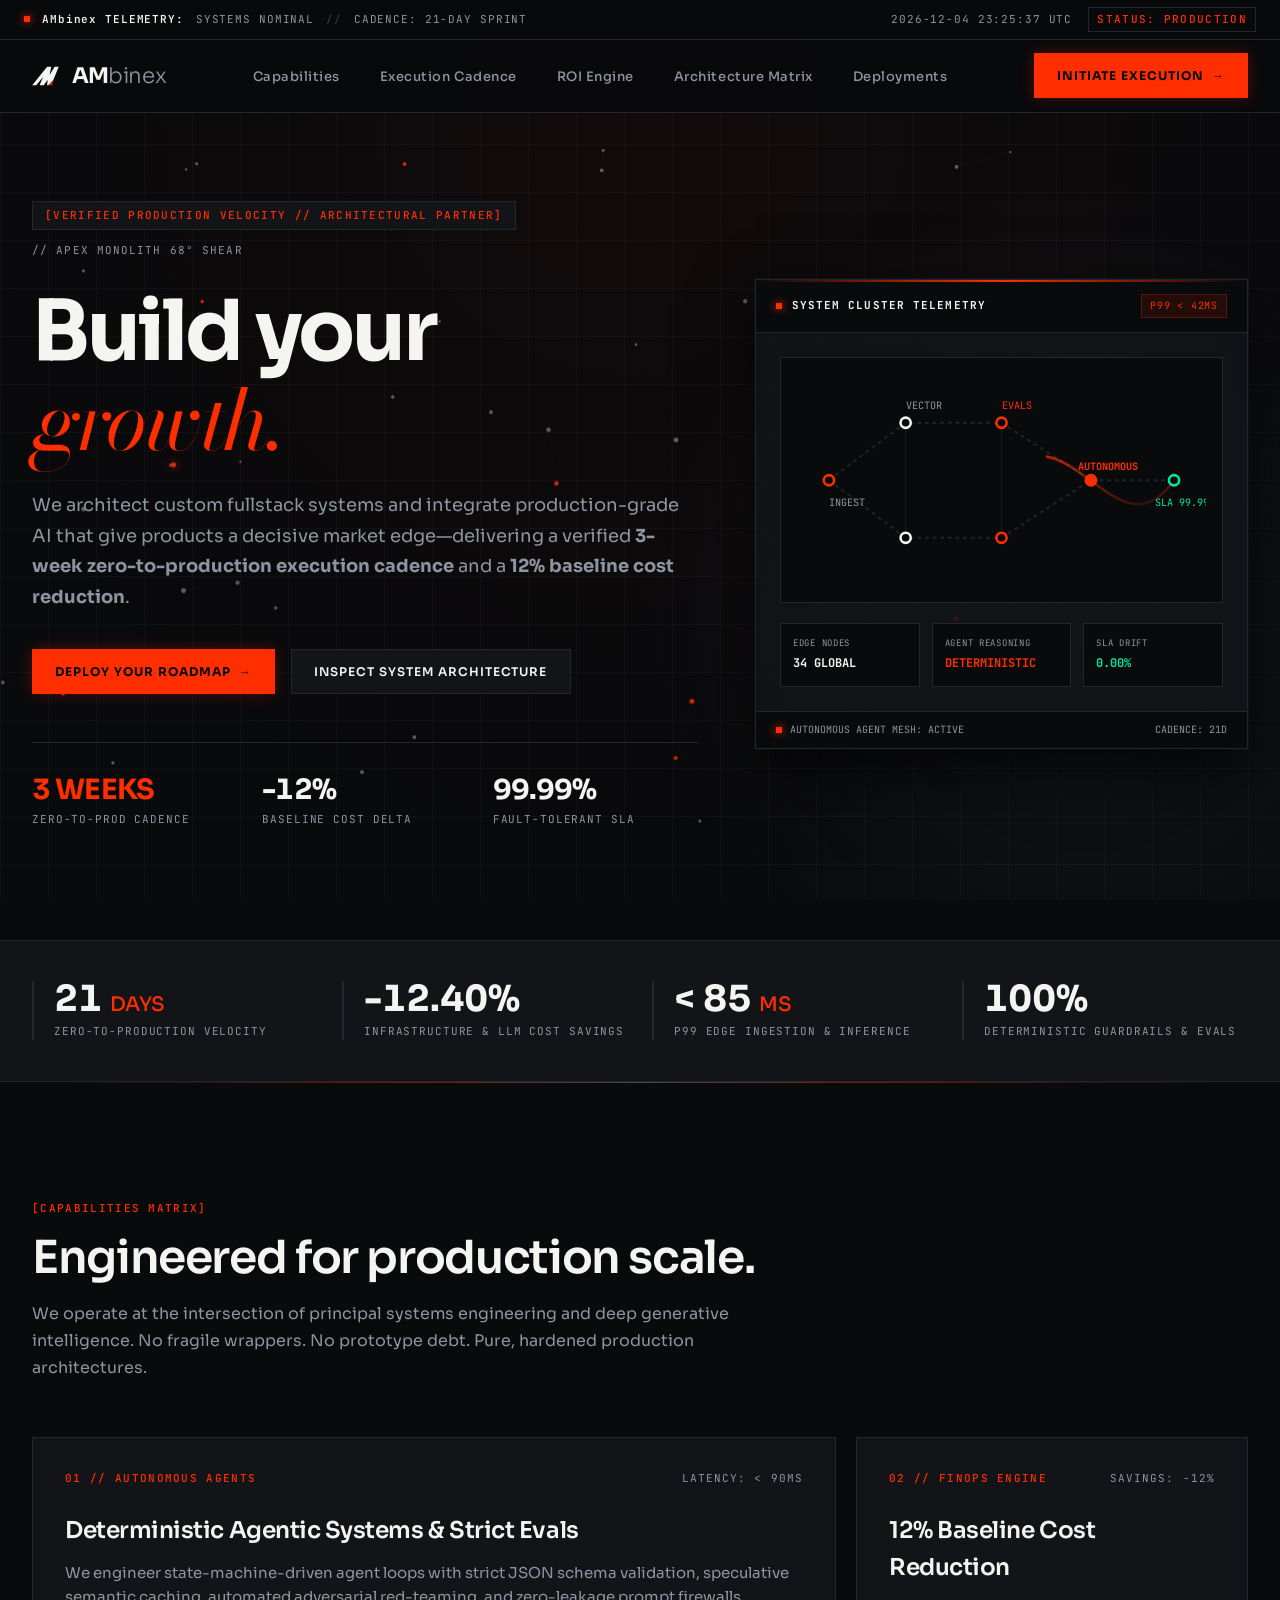
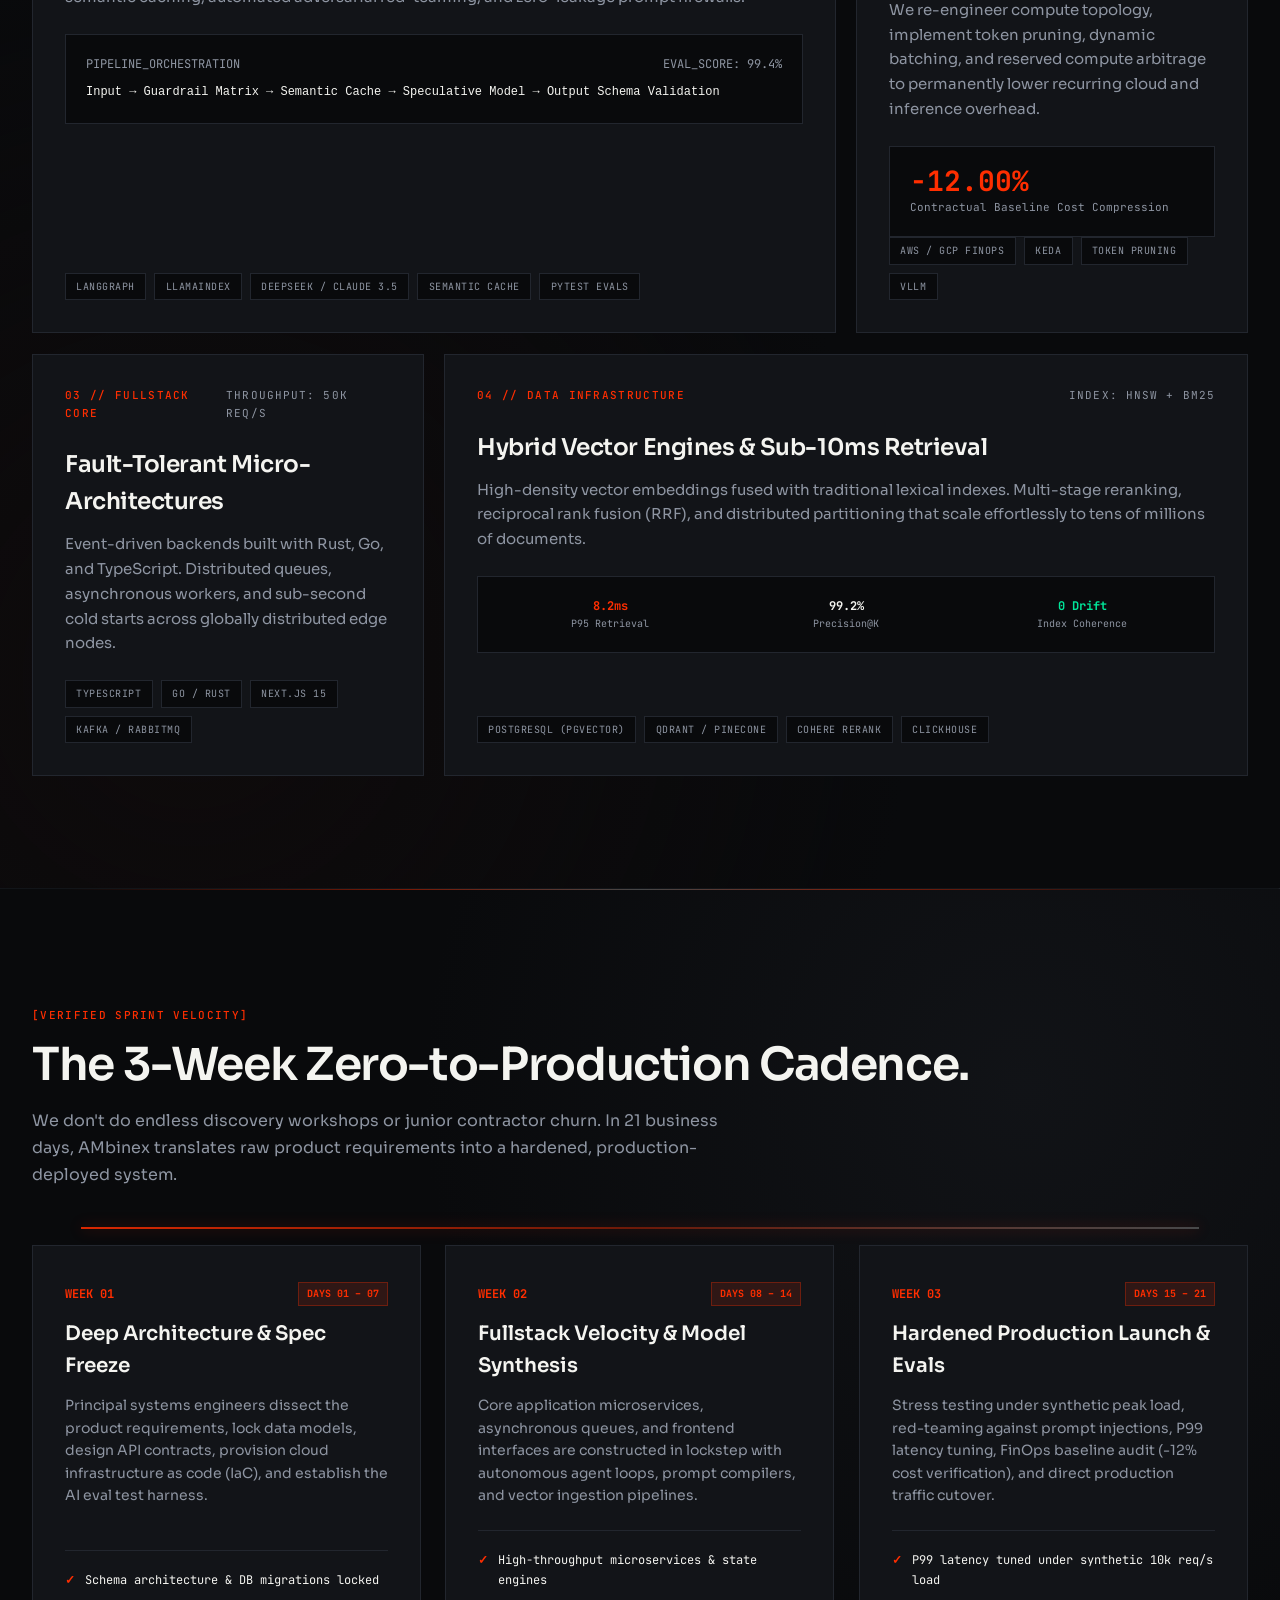
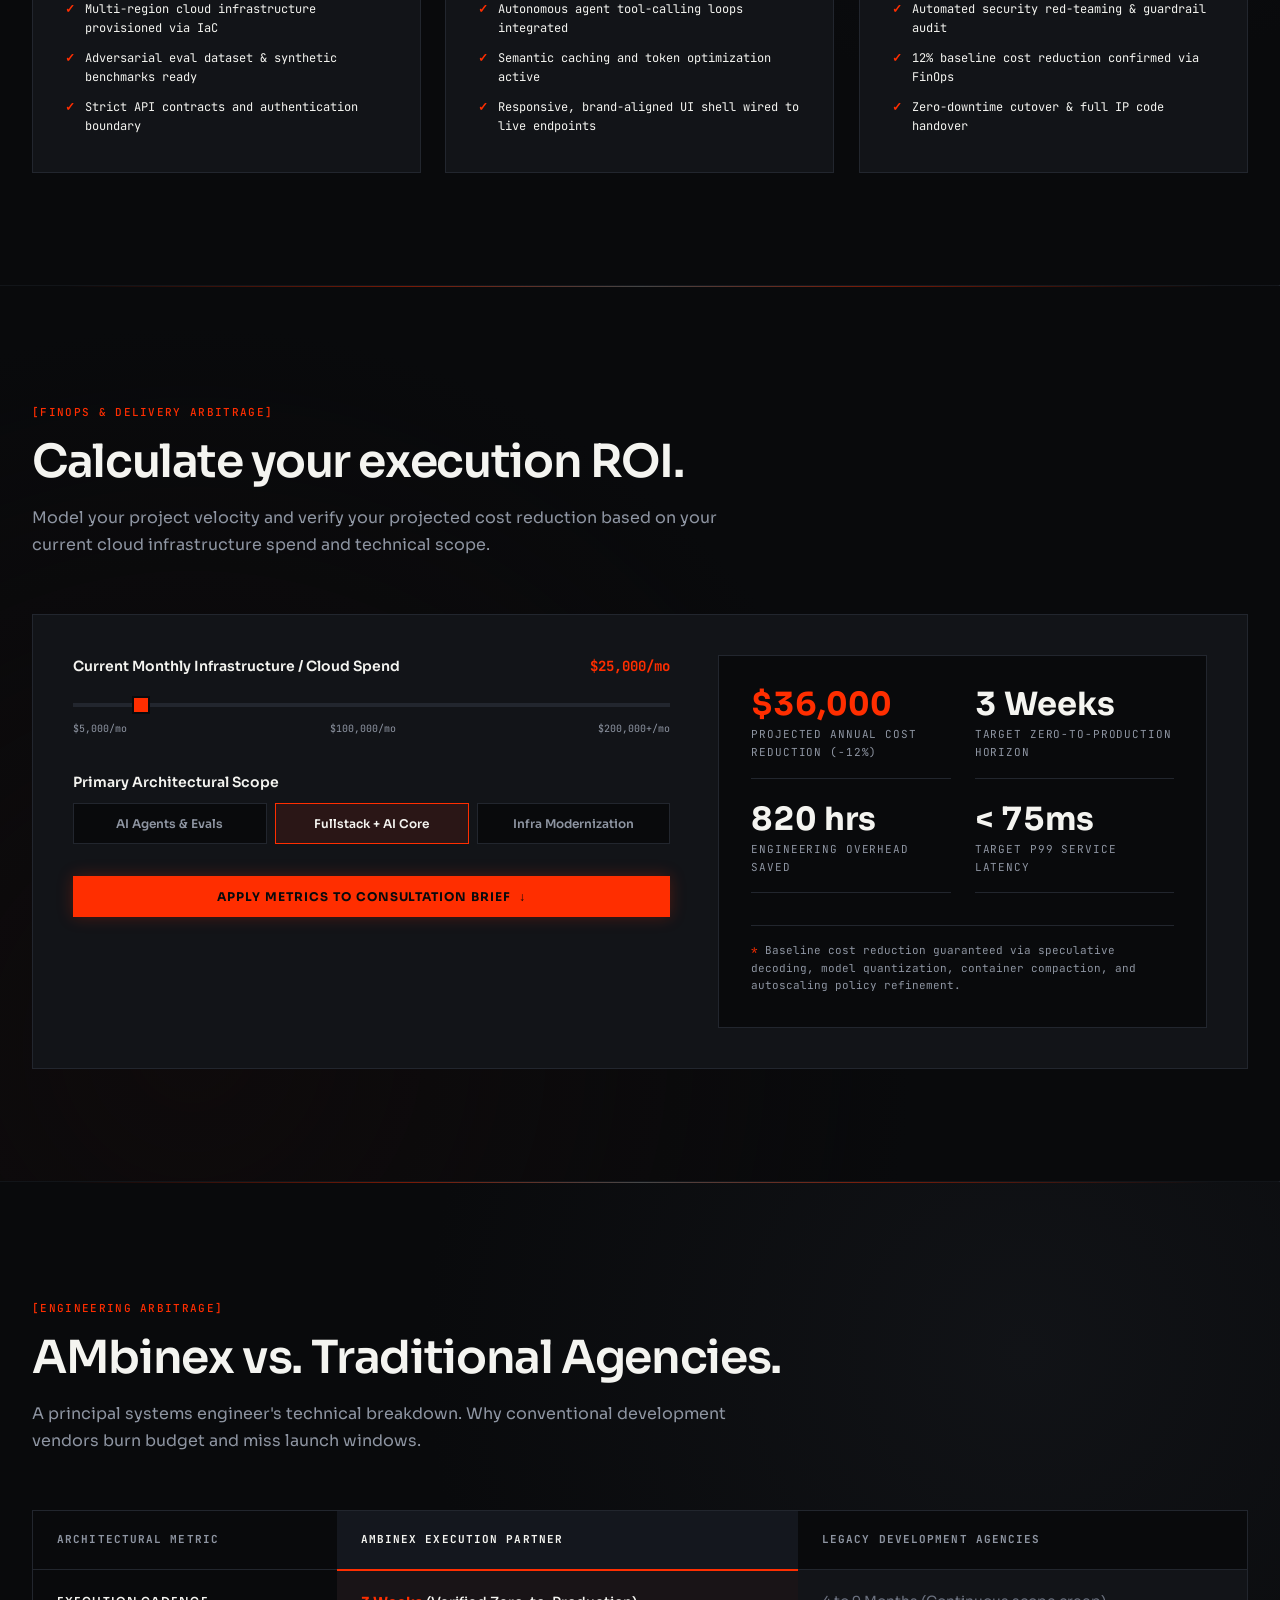
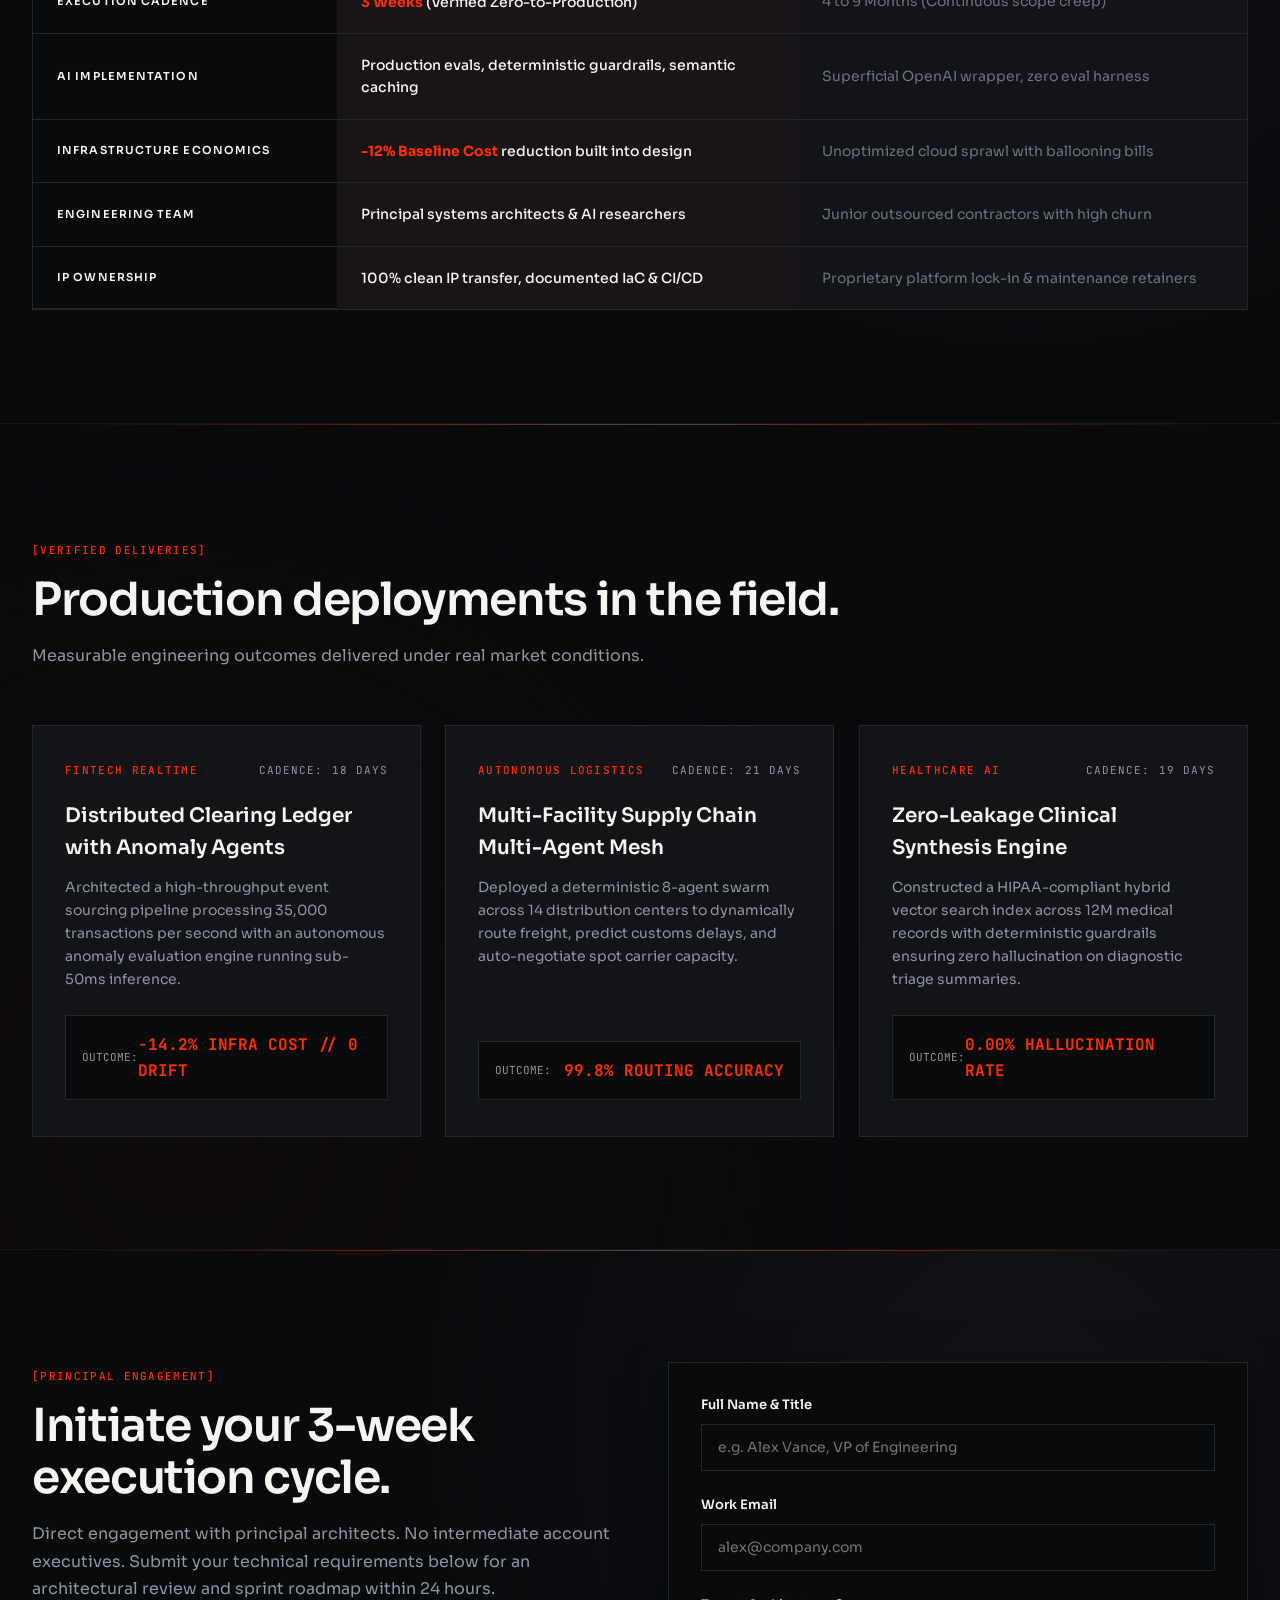
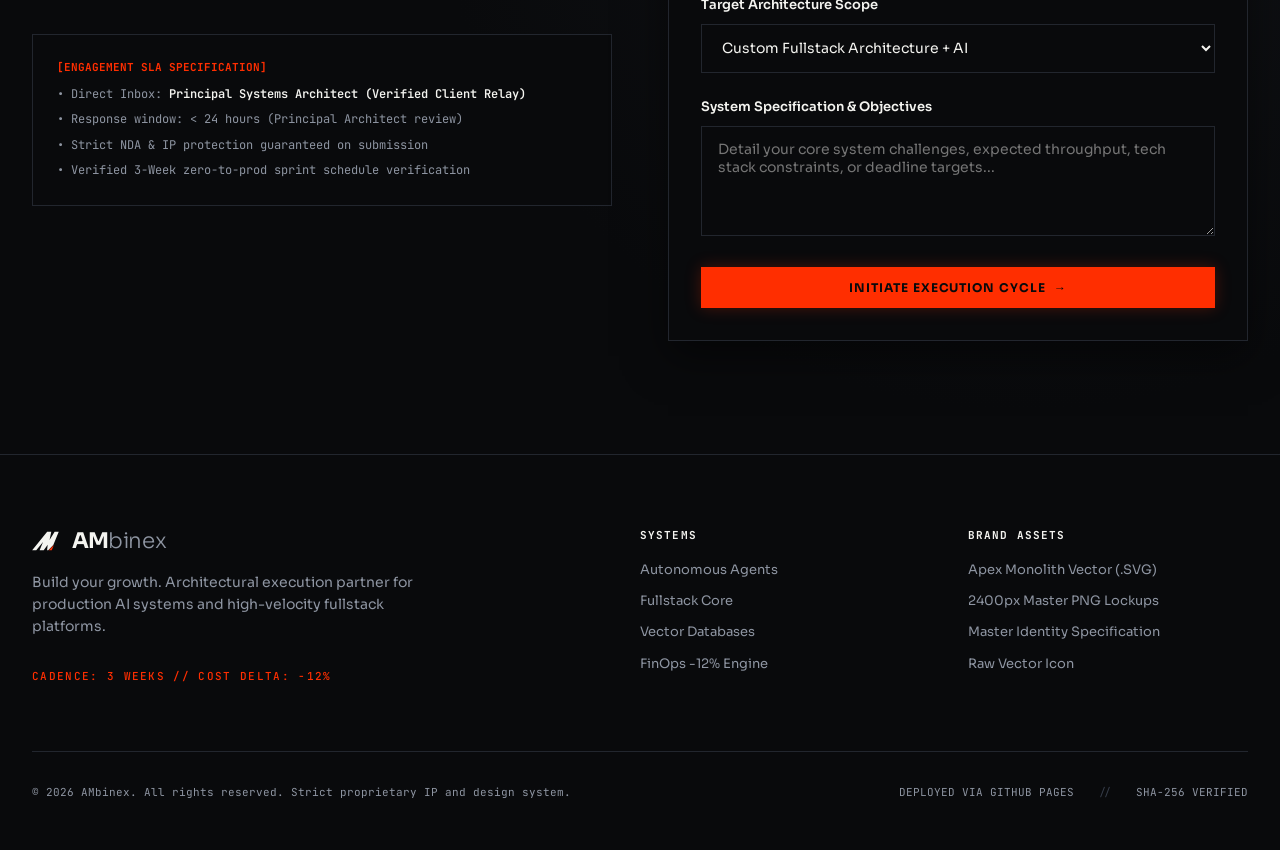
<file: index.html>
<!DOCTYPE html>
<html lang="en">
<head>
  <meta charset="UTF-8">
  <meta name="viewport" content="width=device-width, initial-scale=1.0">
  
  <!-- Primary Meta Tags -->
  <title>AMbinex</title>
  <meta name="title" content="AMbinex">
  <meta name="description" content="We architect custom fullstack systems and integrate production-grade AI that give products a decisive market edge—delivering a verified 3-week zero-to-production execution cadence and a 12% baseline cost reduction.">
  <meta name="keywords" content="AMbinex, AI engineering, fullstack architecture, production AI, LLM evaluation, autonomous agents, high-velocity engineering, FinOps">
  <meta name="author" content="AMbinex">
  <meta name="theme-color" content="#090A0C">

  <!-- Open Graph / Facebook -->
  <meta property="og:type" content="website">
  <meta property="og:url" content="https://ambinex.github.io/">
  <meta property="og:title" content="AMbinex">
  <meta property="og:description" content="Build your growth. Verified 3-week zero-to-production execution cadence and 12% baseline cost reduction.">
  <meta property="og:image" content="assets/ambinex-logo.png">

  <!-- Twitter -->
  <meta property="twitter:card" content="summary_large_image">
  <meta property="twitter:url" content="https://ambinex.github.io/">
  <meta property="twitter:title" content="AMbinex">
  <meta property="twitter:description" content="Build your growth. Verified 3-week zero-to-production execution cadence and 12% baseline cost reduction.">
  <meta property="twitter:image" content="assets/ambinex-logo.png">

  <!-- Favicon -->
  <link rel="icon" type="image/svg+xml" href="assets/favicon.svg">
  <link rel="alternate icon" type="image/png" href="assets/ambinex-logo.png">

  <!-- Architectural Stylesheet -->
  <link rel="stylesheet" href="styles.css">
</head>
<body>

  <!-- Hairline Grid Background Underlay -->
  <div class="hairline-grid-bg" aria-hidden="true"></div>

  <!-- Live Telemetry Top Bar -->
  <aside class="telemetry-ticker-bar" aria-label="System Telemetry">
    <div style="display: flex; align-items: center; gap: 0.75rem;">
      <span class="telemetry-live-dot" aria-hidden="true"></span>
      <span style="color: var(--amb-text-primary); font-weight: 600;">AMbinex TELEMETRY:</span>
      <span>SYSTEMS NOMINAL</span>
      <span style="color: var(--amb-border-focus);">//</span>
      <span>CADENCE: 21-DAY SPRINT</span>
    </div>
    <div style="display: flex; align-items: center; gap: 1rem;">
      <span id="telemetry-clock">2026-10-25 00:00:00 UTC</span>
      <span class="amb-telemetry-tag" style="border: 1px solid var(--amb-border-subtle); padding: 0.15rem 0.5rem;">STATUS: PRODUCTION</span>
    </div>
  </aside>

  <!-- Main Navigation Header -->
  <header class="header-nav">
    <div class="container">
      <div class="nav-inner">
        <!-- Brand Mark & Wordmark -->
        <a href="#" class="brand-link" aria-label="AMbinex Home">
          <svg class="brand-mark-svg" viewBox="0 0 24 24" fill="none" aria-hidden="true">
            <g transform="translate(6.6, 4) scale(0.16) skewX(-22)">
              <path d="M 0 100 L 40 0 L 62 0 L 71 45 L 80 0 L 102 0 L 102 72 L 86 100 L 80 100 L 71 70 L 62 100 L 40 100 L 40 55 L 22 100 Z" fill="#F4F4F0" />
              <path d="M 105 72 L 89 100 L 105 100 Z" fill="#FF2E00" />
            </g>
          </svg>
          <span class="brand-title">
            <span class="amb-wordmark-am">AM</span><span class="amb-wordmark-binex">binex</span>
          </span>
        </a>

        <!-- Desktop Navigation Links -->
        <nav aria-label="Main Navigation">
          <ul class="nav-links">
            <li class="nav-link-item"><a href="#capabilities">Capabilities</a></li>
            <li class="nav-link-item"><a href="#cadence">Execution Cadence</a></li>
            <li class="nav-link-item"><a href="#roi-engine">ROI Engine</a></li>
            <li class="nav-link-item"><a href="#comparison">Architecture Matrix</a></li>
            <li class="nav-link-item"><a href="#case-studies">Deployments</a></li>
          </ul>
        </nav>

        <!-- Actions -->
        <div class="nav-actions">
          <a href="#initiate" class="btn-ignition" id="nav-cta-btn">
            Initiate Execution <span aria-hidden="true">→</span>
          </a>
          <button type="button" class="btn-mobile-toggle" id="mobile-nav-toggle" aria-label="Toggle Navigation Menu">
            <span></span>
            <span></span>
            <span></span>
          </button>
        </div>
      </div>
    </div>
  </header>

  <!-- Mobile Drawer Menu -->
  <div class="mobile-nav-drawer" id="mobile-nav-drawer" aria-hidden="true">
    <ul class="mobile-nav-links">
      <li><a href="#capabilities" class="mobile-nav-item">Capabilities</a></li>
      <li><a href="#cadence" class="mobile-nav-item">Execution Cadence</a></li>
      <li><a href="#roi-engine" class="mobile-nav-item">ROI Engine</a></li>
      <li><a href="#comparison" class="mobile-nav-item">Architecture Matrix</a></li>
      <li><a href="#case-studies" class="mobile-nav-item">Deployments</a></li>
    </ul>
    <div style="margin-top: auto;">
      <a href="#initiate" class="btn-ignition" style="width: 100%; text-align: center;">Initiate Execution →</a>
    </div>
  </div>

  <main id="main-content">

    <!-- 1. HERO SECTION -->
    <section class="hero-section crosshair-corner" id="hero">
      <canvas id="hero-ambient-canvas" class="hero-ambient-canvas" aria-hidden="true"></canvas>
      <div class="container" style="position: relative; z-index: 2;">
        <div class="hero-grid">
          <!-- Left Column: Architectural Proposition -->
          <div class="reveal-on-scroll">
            <div class="hero-badge-wrap">
              <span class="amb-telemetry-tag" style="border: 1px solid var(--amb-border-subtle); background: var(--amb-bg-elevated); padding: 0.3rem 0.75rem;">
                [VERIFIED PRODUCTION VELOCITY // ARCHITECTURAL PARTNER]
              </span>
              <span class="amb-tag-muted">// APEX MONOLITH 68° SHEAR</span>
            </div>

            <h1 class="hero-h1">
              Build your <span class="amb-editorial-accent">growth.</span>
            </h1>

            <p class="hero-subtext">
              We architect custom fullstack systems and integrate production-grade AI that give products a decisive market edge—delivering a verified <strong>3-week zero-to-production execution cadence</strong> and a <strong>12% baseline cost reduction</strong>.
            </p>

            <div class="hero-cta-group">
              <a href="#initiate" class="btn-ignition" id="hero-deploy-btn">
                Deploy Your Roadmap <span aria-hidden="true">→</span>
              </a>
              <a href="#capabilities" class="btn-secondary" id="hero-inspect-btn">
                Inspect System Architecture
              </a>
            </div>

            <!-- Verified Metrics Strip -->
            <div class="hero-metrics-strip">
              <div class="metric-item">
                <span class="metric-val highlight-ignition" data-counter="3" data-suffix=" WEEKS">3 WEEKS</span>
                <span class="metric-sub">Zero-to-Prod Cadence</span>
              </div>
              <div class="metric-item">
                <span class="metric-val" data-counter="-12" data-suffix="%" data-negative="true">-12%</span>
                <span class="metric-sub">Baseline Cost Delta</span>
              </div>
              <div class="metric-item">
                <span class="metric-val" data-counter="99.99" data-suffix="%">99.99%</span>
                <span class="metric-sub">Fault-Tolerant SLA</span>
              </div>
            </div>
          </div>

          <!-- Right Column: Architectural System Monitor Card -->
          <div class="reveal-on-scroll stagger-2">
            <div class="system-monitor-card">
              <div class="monitor-header">
                <div style="display: flex; align-items: center; gap: 0.6rem;">
                  <span class="telemetry-live-dot" aria-hidden="true"></span>
                  <span class="monitor-title">SYSTEM CLUSTER TELEMETRY</span>
                </div>
                <span class="monitor-status-pill">P99 &lt; 42MS</span>
              </div>

              <div class="monitor-body">
                <!-- Architectural Node Wireframe & Visual Pulse -->
                <div class="monitor-graphic-wrap">
                  <svg class="monitor-svg-diagram" viewBox="0 0 320 160" fill="none" xmlns="http://www.w3.org/2000/svg" aria-label="System Pipeline Diagram">
                    <defs>
                      <linearGradient id="wireGrad" x1="0%" y1="0%" x2="100%" y2="100%">
                        <stop offset="0%" stop-color="#FF2E00" stop-opacity="0.9"/>
                        <stop offset="100%" stop-color="#FF2E00" stop-opacity="0.15"/>
                      </linearGradient>
                    </defs>
                    <!-- Background Grid Filaments -->
                    <path d="M 25 80 L 85 35 L 160 35 L 230 80 L 295 80" stroke="rgba(34, 38, 46, 0.9)" stroke-width="1.5" stroke-dasharray="3 3"/>
                    <path d="M 25 80 L 85 125 L 160 125 L 230 80" stroke="rgba(34, 38, 46, 0.9)" stroke-width="1.5" stroke-dasharray="3 3"/>
                    <path d="M 85 35 L 85 125 M 160 35 L 160 125" stroke="rgba(34, 38, 46, 0.5)" stroke-width="1"/>
                    
                    <!-- Dynamic Pulse Wave -->
                    <path d="M 25 80 C 70 15, 110 145, 160 80 C 210 15, 250 145, 295 80" stroke="url(#wireGrad)" stroke-width="2" fill="none" class="pulse-wave-line"/>

                    <!-- Nodes -->
                    <circle cx="25" cy="80" r="4" fill="#090A0C" stroke="#FF2E00" stroke-width="2"/>
                    <circle cx="85" cy="35" r="4" fill="#090A0C" stroke="#F4F4F0" stroke-width="2"/>
                    <circle cx="160" cy="35" r="4" fill="#090A0C" stroke="#FF2E00" stroke-width="2"/>
                    <circle cx="85" cy="125" r="4" fill="#090A0C" stroke="#F4F4F0" stroke-width="2"/>
                    <circle cx="160" cy="125" r="4" fill="#090A0C" stroke="#FF2E00" stroke-width="2"/>
                    <circle cx="230" cy="80" r="5" fill="#FF2E00"/>
                    <circle cx="295" cy="80" r="4" fill="#090A0C" stroke="#00E599" stroke-width="2"/>

                    <!-- Micro Labels -->
                    <text x="25" y="100" fill="#8E95A2" font-family="'JetBrains Mono', monospace" font-size="8">INGEST</text>
                    <text x="85" y="24" fill="#8E95A2" font-family="'JetBrains Mono', monospace" font-size="8">VECTOR</text>
                    <text x="160" y="24" fill="#FF2E00" font-family="'JetBrains Mono', monospace" font-size="8">EVALS</text>
                    <text x="220" y="72" fill="#FF2E00" font-family="'JetBrains Mono', monospace" font-size="8" font-weight="bold">AUTONOMOUS</text>
                    <text x="280" y="100" fill="#00E599" font-family="'JetBrains Mono', monospace" font-size="8">SLA 99.99%</text>
                  </svg>
                </div>

                <!-- Telemetry Metrics Row -->
                <div class="monitor-metrics-row">
                  <div class="monitor-stat">
                    <span class="monitor-stat-label">EDGE NODES</span>
                    <span class="monitor-stat-val">34 GLOBAL</span>
                  </div>
                  <div class="monitor-stat">
                    <span class="monitor-stat-label">AGENT REASONING</span>
                    <span class="monitor-stat-val" style="color: var(--amb-accent-ignition);">DETERMINISTIC</span>
                  </div>
                  <div class="monitor-stat">
                    <span class="monitor-stat-label">SLA DRIFT</span>
                    <span class="monitor-stat-val" style="color: #00E599;">0.00%</span>
                  </div>
                </div>
              </div>

              <div class="monitor-footer">
                <div style="display: flex; align-items: center; gap: 0.5rem;">
                  <span class="telemetry-live-dot"></span>
                  <span>AUTONOMOUS AGENT MESH: ACTIVE</span>
                </div>
                <span>CADENCE: 21D</span>
              </div>
            </div>
          </div>
        </div>
      </div>
    </section>

    <!-- 2. PROOF OF VELOCITY TELEMETRY STRIP -->
    <section class="telemetry-strip-section" aria-label="System Performance Indicators">
      <div class="container reveal-on-scroll">
        <div class="telemetry-strip-grid">
          <div class="telemetry-cell">
            <div class="telemetry-cell-num"><span data-counter="21">21</span> <span style="font-size: 1.25rem; color: var(--amb-accent-ignition); font-weight: 500;">DAYS</span></div>
            <div class="telemetry-cell-label">Zero-to-Production Velocity</div>
          </div>
          <div class="telemetry-cell">
            <div class="telemetry-cell-num" data-counter="-12.4" data-suffix="%" data-negative="true">-12.4%</div>
            <div class="telemetry-cell-label">Infrastructure &amp; LLM Cost Savings</div>
          </div>
          <div class="telemetry-cell">
            <div class="telemetry-cell-num">&lt; <span data-counter="85">85</span> <span style="font-size: 1.25rem; color: var(--amb-accent-ignition); font-weight: 500;">MS</span></div>
            <div class="telemetry-cell-label">P99 Edge Ingestion &amp; Inference</div>
          </div>
          <div class="telemetry-cell">
            <div class="telemetry-cell-num" data-counter="100" data-suffix="%">100%</div>
            <div class="telemetry-cell-label">Deterministic Guardrails &amp; Evals</div>
          </div>
        </div>
      </div>
    </section>

    <!-- 3. CORE CAPABILITIES (ARCHITECTURAL BENTO GRID) -->
    <section class="section-wrapper crosshair-corner" id="capabilities">
      <div class="container">
        <div class="section-header reveal-on-scroll">
          <div class="amb-telemetry-tag">[CAPABILITIES MATRIX]</div>
          <h2 class="section-title">Engineered for production scale.</h2>
          <p class="section-desc">
            We operate at the intersection of principal systems engineering and deep generative intelligence. No fragile wrappers. No prototype debt. Pure, hardened production architectures.
          </p>
        </div>

        <div class="bento-grid">
          <!-- Bento 1: Autonomous AI & Deterministic Evals (Col 8) -->
          <div class="bento-cell col-span-8 reveal-on-scroll stagger-1">
            <div>
              <div class="bento-tag-row">
                <span class="amb-telemetry-tag">01 // AUTONOMOUS AGENTS</span>
                <span class="amb-tag-muted">LATENCY: &lt; 90MS</span>
              </div>
              <h3 class="bento-cell-title">Deterministic Agentic Systems &amp; Strict Evals</h3>
              <p class="bento-cell-desc">
                We engineer state-machine-driven agent loops with strict JSON schema validation, speculative semantic caching, automated adversarial red-teaming, and zero-leakage prompt firewalls.
              </p>
              
              <div class="bento-interactive-box">
                <div style="display: flex; justify-content: space-between; margin-bottom: 0.5rem; color: var(--amb-text-muted);">
                  <span>PIPELINE_ORCHESTRATION</span>
                  <span class="cli-status-ok">EVAL_SCORE: 99.4%</span>
                </div>
                <div style="color: var(--amb-text-primary);">
                  <code>Input &rarr; Guardrail Matrix &rarr; Semantic Cache &rarr; Speculative Model &rarr; Output Schema Validation</code>
                </div>
              </div>
            </div>

            <div class="bento-tech-tags">
              <span class="tech-pill">LangGraph</span>
              <span class="tech-pill">LlamaIndex</span>
              <span class="tech-pill">DeepSeek / Claude 3.5</span>
              <span class="tech-pill">Semantic Cache</span>
              <span class="tech-pill">PyTest Evals</span>
            </div>
          </div>

          <!-- Bento 2: FinOps & Cost Reduction (Col 4) -->
          <div class="bento-cell col-span-4 reveal-on-scroll stagger-2">
            <div>
              <div class="bento-tag-row">
                <span class="amb-telemetry-tag">02 // FINOPS ENGINE</span>
                <span class="amb-tag-muted">SAVINGS: -12%</span>
              </div>
              <h3 class="bento-cell-title">12% Baseline Cost Reduction</h3>
              <p class="bento-cell-desc">
                We re-engineer compute topology, implement token pruning, dynamic batching, and reserved compute arbitrage to permanently lower recurring cloud and inference overhead.
              </p>

              <div class="bento-interactive-box">
                <div style="font-size: 1.75rem; font-weight: 700; color: var(--amb-accent-ignition); line-height: 1;" data-counter="-12.0" data-suffix="%" data-negative="true">
                  -12.0%
                </div>
                <div style="font-size: 0.6875rem; color: var(--amb-text-muted); margin-top: 0.25rem;">
                  Contractual Baseline Cost Compression
                </div>
              </div>
            </div>

            <div class="bento-tech-tags">
              <span class="tech-pill">AWS / GCP FinOps</span>
              <span class="tech-pill">KEDA</span>
              <span class="tech-pill">Token Pruning</span>
              <span class="tech-pill">vLLM</span>
            </div>
          </div>

          <!-- Bento 3: High-Throughput Fullstack Core (Col 4) -->
          <div class="bento-cell col-span-4 reveal-on-scroll stagger-1">
            <div>
              <div class="bento-tag-row">
                <span class="amb-telemetry-tag">03 // FULLSTACK CORE</span>
                <span class="amb-tag-muted">THROUGHPUT: 50K REQ/S</span>
              </div>
              <h3 class="bento-cell-title">Fault-Tolerant Micro-Architectures</h3>
              <p class="bento-cell-desc">
                Event-driven backends built with Rust, Go, and TypeScript. Distributed queues, asynchronous workers, and sub-second cold starts across globally distributed edge nodes.
              </p>
            </div>

            <div class="bento-tech-tags">
              <span class="tech-pill">TypeScript</span>
              <span class="tech-pill">Go / Rust</span>
              <span class="tech-pill">Next.js 15</span>
              <span class="tech-pill">Kafka / RabbitMQ</span>
            </div>
          </div>

          <!-- Bento 4: Vector & Data Infrastructure (Col 8) -->
          <div class="bento-cell col-span-8 reveal-on-scroll stagger-2">
            <div>
              <div class="bento-tag-row">
                <span class="amb-telemetry-tag">04 // DATA INFRASTRUCTURE</span>
                <span class="amb-tag-muted">INDEX: HNSW + BM25</span>
              </div>
              <h3 class="bento-cell-title">Hybrid Vector Engines &amp; Sub-10ms Retrieval</h3>
              <p class="bento-cell-desc">
                High-density vector embeddings fused with traditional lexical indexes. Multi-stage reranking, reciprocal rank fusion (RRF), and distributed partitioning that scale effortlessly to tens of millions of documents.
              </p>

              <div class="bento-interactive-box">
                <div style="display: grid; grid-template-columns: repeat(3, 1fr); gap: 0.75rem; text-align: center;">
                  <div>
                    <div style="color: var(--amb-accent-ignition); font-weight: 700;">8.2ms</div>
                    <div style="font-size: 0.625rem; color: var(--amb-text-muted);">P95 Retrieval</div>
                  </div>
                  <div>
                    <div style="color: var(--amb-text-primary); font-weight: 700;">99.2%</div>
                    <div style="font-size: 0.625rem; color: var(--amb-text-muted);">Precision@K</div>
                  </div>
                  <div>
                    <div style="color: #00E599; font-weight: 700;">0 Drift</div>
                    <div style="font-size: 0.625rem; color: var(--amb-text-muted);">Index Coherence</div>
                  </div>
                </div>
              </div>
            </div>

            <div class="bento-tech-tags">
              <span class="tech-pill">PostgreSQL (pgvector)</span>
              <span class="tech-pill">Qdrant / Pinecone</span>
              <span class="tech-pill">Cohere Rerank</span>
              <span class="tech-pill">ClickHouse</span>
            </div>
          </div>
        </div>
      </div>
    </section>

    <!-- 4. 3-WEEK ZERO-TO-PRODUCTION EXECUTION CADENCE -->
    <section class="section-wrapper crosshair-corner" id="cadence">
      <div class="container">
        <div class="section-header reveal-on-scroll">
          <div class="amb-telemetry-tag">[VERIFIED SPRINT VELOCITY]</div>
          <h2 class="section-title">The 3-Week Zero-to-Production Cadence.</h2>
          <p class="section-desc">
            We don't do endless discovery workshops or junior contractor churn. In 21 business days, AMbinex translates raw product requirements into a hardened, production-deployed system.
          </p>
        </div>

        <div class="cadence-timeline">
          <!-- Week 01 -->
          <div class="cadence-card reveal-on-scroll stagger-1">
            <div class="cadence-week-indicator">
              <span>WEEK 01</span>
              <span class="cadence-step-badge">DAYS 01 &ndash; 07</span>
            </div>
            <h3 class="cadence-title">Deep Architecture &amp; Spec Freeze</h3>
            <p class="cadence-desc">
              Principal systems engineers dissect the product requirements, lock data models, design API contracts, provision cloud infrastructure as code (IaC), and establish the AI eval test harness.
            </p>
            <ul class="cadence-checklist">
              <li class="cadence-check-item">Schema architecture &amp; DB migrations locked</li>
              <li class="cadence-check-item">Multi-region cloud infrastructure provisioned via IaC</li>
              <li class="cadence-check-item">Adversarial eval dataset &amp; synthetic benchmarks ready</li>
              <li class="cadence-check-item">Strict API contracts and authentication boundary</li>
            </ul>
          </div>

          <!-- Week 02 -->
          <div class="cadence-card reveal-on-scroll stagger-2">
            <div class="cadence-week-indicator">
              <span>WEEK 02</span>
              <span class="cadence-step-badge">DAYS 08 &ndash; 14</span>
            </div>
            <h3 class="cadence-title">Fullstack Velocity &amp; Model Synthesis</h3>
            <p class="cadence-desc">
              Core application microservices, asynchronous queues, and frontend interfaces are constructed in lockstep with autonomous agent loops, prompt compilers, and vector ingestion pipelines.
            </p>
            <ul class="cadence-checklist">
              <li class="cadence-check-item">High-throughput microservices &amp; state engines</li>
              <li class="cadence-check-item">Autonomous agent tool-calling loops integrated</li>
              <li class="cadence-check-item">Semantic caching and token optimization active</li>
              <li class="cadence-check-item">Responsive, brand-aligned UI shell wired to live endpoints</li>
            </ul>
          </div>

          <!-- Week 03 -->
          <div class="cadence-card reveal-on-scroll stagger-3">
            <div class="cadence-week-indicator">
              <span>WEEK 03</span>
              <span class="cadence-step-badge">DAYS 15 &ndash; 21</span>
            </div>
            <h3 class="cadence-title">Hardened Production Launch &amp; Evals</h3>
            <p class="cadence-desc">
              Stress testing under synthetic peak load, red-teaming against prompt injections, P99 latency tuning, FinOps baseline audit (-12% cost verification), and direct production traffic cutover.
            </p>
            <ul class="cadence-checklist">
              <li class="cadence-check-item">P99 latency tuned under synthetic 10k req/s load</li>
              <li class="cadence-check-item">Automated security red-teaming &amp; guardrail audit</li>
              <li class="cadence-check-item">12% baseline cost reduction confirmed via FinOps</li>
              <li class="cadence-check-item">Zero-downtime cutover &amp; full IP code handover</li>
            </ul>
          </div>
        </div>
      </div>
    </section>

    <!-- 5. INTERACTIVE ROI & VELOCITY ENGINE -->
    <section class="section-wrapper crosshair-corner" id="roi-engine">
      <div class="container">
        <div class="section-header reveal-on-scroll">
          <div class="amb-telemetry-tag">[FINOPS &amp; DELIVERY ARBITRAGE]</div>
          <h2 class="section-title">Calculate your execution ROI.</h2>
          <p class="section-desc">
            Model your project velocity and verify your projected cost reduction based on your current cloud infrastructure spend and technical scope.
          </p>
        </div>

        <div class="roi-calculator-box reveal-on-scroll stagger-1">
          <!-- Controls -->
          <div>
            <div class="calc-control-group">
              <div class="calc-label-row">
                <label for="calc-spend-slider" class="calc-label">Current Monthly Infrastructure / Cloud Spend</label>
                <span class="calc-display-value" id="calc-spend-val">$25,000/mo</span>
              </div>
              <input type="range" class="amb-range-slider" id="calc-spend-slider" min="5000" max="200000" step="5000" value="25000">
              <div style="display: flex; justify-content: space-between; font-family: var(--font-mono); font-size: 0.625rem; color: var(--amb-text-muted); margin-top: 0.4rem;">
                <span>$5,000/mo</span>
                <span>$100,000/mo</span>
                <span>$200,000+/mo</span>
              </div>
            </div>

            <div class="calc-control-group">
              <label class="calc-label">Primary Architectural Scope</label>
              <div class="calc-segmented-control" role="group" aria-label="Scope Selection">
                <button type="button" class="calc-seg-btn" data-scope-val="ai_agents">AI Agents &amp; Evals</button>
                <button type="button" class="calc-seg-btn is-active" data-scope-val="fullstack_ai">Fullstack + AI Core</button>
                <button type="button" class="calc-seg-btn" data-scope-val="infra_modern">Infra Modernization</button>
              </div>
            </div>

            <div style="margin-top: 2rem;">
              <button type="button" class="btn-ignition" id="calc-apply-brief" style="width: 100%;">
                Apply Metrics To Consultation Brief <span aria-hidden="true">&darr;</span>
              </button>
            </div>
          </div>

          <!-- Live Results Output -->
          <div class="roi-results-card">
            <div class="roi-stat-grid">
              <div class="roi-stat-box">
                <div class="roi-stat-num highlight" id="roi-savings">$36,000</div>
                <div class="roi-stat-title">Projected Annual Cost Reduction (-12%)</div>
              </div>
              <div class="roi-stat-box">
                <div class="roi-stat-num" id="roi-cadence">3 Weeks</div>
                <div class="roi-stat-title">Target Zero-to-Production Horizon</div>
              </div>
              <div class="roi-stat-box">
                <div class="roi-stat-num" id="roi-hours">820 hrs</div>
                <div class="roi-stat-title">Engineering Overhead Saved</div>
              </div>
              <div class="roi-stat-box">
                <div class="roi-stat-num" id="roi-latency">&lt; 75ms</div>
                <div class="roi-stat-title">Target P99 Service Latency</div>
              </div>
            </div>

            <div style="font-family: var(--font-mono); font-size: 0.6875rem; color: var(--amb-text-muted); border-top: 1px solid var(--amb-border-subtle); padding-top: 1rem;">
              <span style="color: var(--amb-accent-ignition);">*</span> Baseline cost reduction guaranteed via speculative decoding, model quantization, container compaction, and autoscaling policy refinement.
            </div>
          </div>
        </div>
      </div>
    </section>

    <!-- 6. ARCHITECTURAL COMPARISON MATRIX -->
    <section class="section-wrapper crosshair-corner" id="comparison">
      <div class="container">
        <div class="section-header reveal-on-scroll">
          <div class="amb-telemetry-tag">[ENGINEERING ARBITRAGE]</div>
          <h2 class="section-title">AMbinex vs. Traditional Agencies.</h2>
          <p class="section-desc">
            A principal systems engineer's technical breakdown. Why conventional development vendors burn budget and miss launch windows.
          </p>
        </div>

        <div class="comparison-container reveal-on-scroll stagger-1">
          <table class="comparison-table">
            <thead>
              <tr>
                <th scope="col" style="width: 25%;">Architectural Metric</th>
                <th scope="col" class="col-ambinex" style="width: 38%;">AMbinex Execution Partner</th>
                <th scope="col" style="width: 37%;">Legacy Development Agencies</th>
              </tr>
            </thead>
            <tbody>
              <tr>
                <th scope="row" style="font-family: var(--font-sans); font-weight: 600; color: var(--amb-text-primary);">Execution Cadence</th>
                <td class="ambinex-col"><span class="highlight">3 Weeks</span> (Verified Zero-to-Production)</td>
                <td class="dim-col">4 to 9 Months (Continuous scope creep)</td>
              </tr>
              <tr>
                <th scope="row" style="font-family: var(--font-sans); font-weight: 600; color: var(--amb-text-primary);">AI Implementation</th>
                <td class="ambinex-col">Production evals, deterministic guardrails, semantic caching</td>
                <td class="dim-col">Superficial OpenAI wrapper, zero eval harness</td>
              </tr>
              <tr>
                <th scope="row" style="font-family: var(--font-sans); font-weight: 600; color: var(--amb-text-primary);">Infrastructure Economics</th>
                <td class="ambinex-col"><span class="highlight">-12% Baseline Cost</span> reduction built into design</td>
                <td class="dim-col">Unoptimized cloud sprawl with ballooning bills</td>
              </tr>
              <tr>
                <th scope="row" style="font-family: var(--font-sans); font-weight: 600; color: var(--amb-text-primary);">Engineering Team</th>
                <td class="ambinex-col">Principal systems architects &amp; AI researchers</td>
                <td class="dim-col">Junior outsourced contractors with high churn</td>
              </tr>
              <tr>
                <th scope="row" style="font-family: var(--font-sans); font-weight: 600; color: var(--amb-text-primary);">IP Ownership</th>
                <td class="ambinex-col">100% clean IP transfer, documented IaC &amp; CI/CD</td>
                <td class="dim-col">Proprietary platform lock-in &amp; maintenance retainers</td>
              </tr>
            </tbody>
          </table>
        </div>
      </div>
    </section>

    <!-- 7. PRODUCTION CASE STUDIES / DEPLOYMENTS -->
    <section class="section-wrapper crosshair-corner" id="case-studies">
      <div class="container">
        <div class="section-header reveal-on-scroll">
          <div class="amb-telemetry-tag">[VERIFIED DELIVERIES]</div>
          <h2 class="section-title">Production deployments in the field.</h2>
          <p class="section-desc">
            Measurable engineering outcomes delivered under real market conditions.
          </p>
        </div>

        <div class="case-studies-grid">
          <!-- Case 1 -->
          <article class="case-card reveal-on-scroll stagger-1">
            <div class="case-header-row">
              <span class="amb-telemetry-tag">FINTECH REALTIME</span>
              <span class="amb-tag-muted">CADENCE: 18 DAYS</span>
            </div>
            <h3 class="case-title">Distributed Clearing Ledger with Anomaly Agents</h3>
            <p class="case-body">
              Architected a high-throughput event sourcing pipeline processing 35,000 transactions per second with an autonomous anomaly evaluation engine running sub-50ms inference.
            </p>
            <div class="case-metric-highlight">
              <span style="font-family: var(--font-mono); font-size: 0.6875rem; color: var(--amb-text-muted);">OUTCOME:</span>
              <span style="font-family: var(--font-mono); font-weight: 700; color: var(--amb-accent-ignition);">-14.2% INFRA COST // 0 DRIFT</span>
            </div>
          </article>

          <!-- Case 2 -->
          <article class="case-card reveal-on-scroll stagger-2">
            <div class="case-header-row">
              <span class="amb-telemetry-tag">AUTONOMOUS LOGISTICS</span>
              <span class="amb-tag-muted">CADENCE: 21 DAYS</span>
            </div>
            <h3 class="case-title">Multi-Facility Supply Chain Multi-Agent Mesh</h3>
            <p class="case-body">
              Deployed a deterministic 8-agent swarm across 14 distribution centers to dynamically route freight, predict customs delays, and auto-negotiate spot carrier capacity.
            </p>
            <div class="case-metric-highlight">
              <span style="font-family: var(--font-mono); font-size: 0.6875rem; color: var(--amb-text-muted);">OUTCOME:</span>
              <span style="font-family: var(--font-mono); font-weight: 700; color: var(--amb-accent-ignition);">99.8% ROUTING ACCURACY</span>
            </div>
          </article>

          <!-- Case 3 -->
          <article class="case-card reveal-on-scroll stagger-3">
            <div class="case-header-row">
              <span class="amb-telemetry-tag">HEALTHCARE AI</span>
              <span class="amb-tag-muted">CADENCE: 19 DAYS</span>
            </div>
            <h3 class="case-title">Zero-Leakage Clinical Synthesis Engine</h3>
            <p class="case-body">
              Constructed a HIPAA-compliant hybrid vector search index across 12M medical records with deterministic guardrails ensuring zero hallucination on diagnostic triage summaries.
            </p>
            <div class="case-metric-highlight">
              <span style="font-family: var(--font-mono); font-size: 0.6875rem; color: var(--amb-text-muted);">OUTCOME:</span>
              <span style="font-family: var(--font-mono); font-weight: 700; color: var(--amb-accent-ignition);">0.00% HALLUCINATION RATE</span>
            </div>
          </article>
        </div>
      </div>
    </section>

    <!-- 8. INITIATE EXECUTION (ENGAGEMENT TERMINAL) -->
    <section class="section-wrapper engagement-section crosshair-corner" id="initiate">
      <div class="container">
        <div class="engagement-grid">
          <div class="reveal-on-scroll stagger-1">
            <div class="amb-telemetry-tag">[PRINCIPAL ENGAGEMENT]</div>
            <h2 class="section-title">Initiate your 3-week execution cycle.</h2>
            <p class="section-desc" style="margin-bottom: 2rem;">
              Direct engagement with principal architects. No intermediate account executives. Submit your technical requirements below for an architectural review and sprint roadmap within 24 hours.
            </p>

            <div style="background: #090A0C; border: var(--amb-border-hairline); padding: 1.5rem; margin-bottom: 1.5rem;">
              <div style="font-family: var(--font-mono); font-size: 0.6875rem; color: var(--amb-accent-ignition); margin-bottom: 0.5rem; font-weight: 700;">
                [ENGAGEMENT SLA SPECIFICATION]
              </div>
              <ul style="list-style: none; font-family: var(--font-mono); font-size: 0.75rem; color: var(--amb-text-muted); display: flex; flex-direction: column; gap: 0.4rem;">
                <li>&bull; Direct Inbox: <span style="color: var(--amb-text-primary); font-weight: 600;">Principal Systems Architect (Verified Client Relay)</span></li>
                <li>&bull; Response window: &lt; 24 hours (Principal Architect review)</li>
                <li>&bull; Strict NDA &amp; IP protection guaranteed on submission</li>
                <li>&bull; Verified 3-Week zero-to-prod sprint schedule verification</li>
              </ul>
            </div>
          </div>

          <div class="reveal-on-scroll stagger-2">
            <form id="engagement-form" class="roi-results-card" style="box-shadow: 0 15px 40px rgba(0,0,0,0.5);">
              <div class="form-group">
                <label for="form-name" class="form-label">Full Name &amp; Title</label>
                <input type="text" id="form-name" class="form-input" placeholder="e.g. Alex Vance, VP of Engineering" required>
              </div>

              <div class="form-group">
                <label for="form-email" class="form-label">Work Email</label>
                <input type="email" id="form-email" class="form-input" placeholder="alex@company.com" required>
              </div>

              <div class="form-group">
                <label for="form-scope" class="form-label">Target Architecture Scope</label>
                <select id="form-scope" class="form-select">
                  <option value="Custom Fullstack Architecture + AI">Custom Fullstack Architecture + AI</option>
                  <option value="AI Autonomous Agents & LLM Pipelines">AI Autonomous Agents &amp; LLM Pipelines</option>
                  <option value="Infrastructure Modernization & FinOps">Infrastructure Modernization &amp; FinOps (-12%)</option>
                  <option value="High-Throughput Vector DB & Search">High-Throughput Vector DB &amp; Search</option>
                </select>
              </div>

              <div class="form-group">
                <label for="form-notes" class="form-label">System Specification &amp; Objectives</label>
                <textarea id="form-notes" class="form-textarea" placeholder="Detail your core system challenges, expected throughput, tech stack constraints, or deadline targets..."></textarea>
              </div>

              <button type="submit" class="btn-ignition" id="form-submit-btn" style="width: 100%;">
                Initiate Execution Cycle <span aria-hidden="true">&rarr;</span>
              </button>
            </form>
          </div>
        </div>
      </div>
    </section>

  </main>

  <!-- MASTER FOOTER -->
  <footer class="footer-master">
    <div class="container">
      <div class="footer-top-row">
        <div>
          <a href="#" class="brand-link" style="margin-bottom: 1rem;">
            <svg class="brand-mark-svg" viewBox="0 0 24 24" fill="none" aria-hidden="true">
              <g transform="translate(6.6, 4) scale(0.16) skewX(-22)">
                <path d="M 0 100 L 40 0 L 62 0 L 71 45 L 80 0 L 102 0 L 102 72 L 86 100 L 80 100 L 71 70 L 62 100 L 40 100 L 40 55 L 22 100 Z" fill="#F4F4F0" />
                <path d="M 105 72 L 89 100 L 105 100 Z" fill="#FF2E00" />
              </g>
            </svg>
            <span class="brand-title">
              <span class="amb-wordmark-am">AM</span><span class="amb-wordmark-binex">binex</span>
            </span>
          </a>
          <p style="color: var(--amb-text-muted); font-size: 0.875rem; max-width: 24rem; margin-bottom: 1.5rem; line-height: 1.6;">
            Build your growth. Architectural execution partner for production AI systems and high-velocity fullstack platforms.
          </p>
          <div class="amb-telemetry-tag">
            CADENCE: 3 WEEKS // COST DELTA: -12%
          </div>
        </div>

        <div>
          <div style="font-family: var(--font-mono); font-size: 0.6875rem; letter-spacing: 0.1em; color: var(--amb-text-primary); text-transform: uppercase; margin-bottom: 1rem; font-weight: 700;">
            Systems
          </div>
          <ul style="list-style: none; display: flex; flex-direction: column; gap: 0.65rem; font-size: 0.8125rem;">
            <li><a href="#capabilities" style="color: var(--amb-text-muted); text-decoration: none;">Autonomous Agents</a></li>
            <li><a href="#capabilities" style="color: var(--amb-text-muted); text-decoration: none;">Fullstack Core</a></li>
            <li><a href="#capabilities" style="color: var(--amb-text-muted); text-decoration: none;">Vector Databases</a></li>
            <li><a href="#capabilities" style="color: var(--amb-text-muted); text-decoration: none;">FinOps -12% Engine</a></li>
          </ul>
        </div>

        <div>
          <div style="font-family: var(--font-mono); font-size: 0.6875rem; letter-spacing: 0.1em; color: var(--amb-text-primary); text-transform: uppercase; margin-bottom: 1rem; font-weight: 700;">
            Brand Assets
          </div>
          <ul style="list-style: none; display: flex; flex-direction: column; gap: 0.65rem; font-size: 0.8125rem;">
            <li><a href="#" class="trigger-brand-modal" style="color: var(--amb-text-muted); text-decoration: none;">Apex Monolith Vector (.SVG)</a></li>
            <li><a href="#" class="trigger-brand-modal" style="color: var(--amb-text-muted); text-decoration: none;">2400px Master PNG Lockups</a></li>
            <li><a href="brand_identity.html" target="_blank" style="color: var(--amb-text-muted); text-decoration: none;">Master Identity Specification</a></li>
            <li><a href="assets/logo.svg" target="_blank" style="color: var(--amb-text-muted); text-decoration: none;">Raw Vector Icon</a></li>
          </ul>
        </div>
      </div>

      <div class="footer-bottom-row">
        <div>
          &copy; 2026 AMbinex. All rights reserved. Strict proprietary IP and design system.
        </div>
        <div style="display: flex; gap: 1.5rem; align-items: center;">
          <span>DEPLOYED VIA GITHUB PAGES</span>
          <span style="color: var(--amb-border-focus);">//</span>
          <span>SHA-256 VERIFIED</span>
        </div>
      </div>
    </div>
  </footer>

  <!-- MASTER BRAND IDENTITY MODAL & VECTOR GENERATOR -->
  <div class="modal-overlay" id="brand-modal" role="dialog" aria-modal="true" aria-labelledby="brand-modal-heading">
    <div class="modal-container">
      <div class="modal-header">
        <div>
          <div class="amb-telemetry-tag">[LOCKED SPECIFICATION // APEX MONOLITH 68° SHEAR]</div>
          <h2 id="brand-modal-heading" style="font-size: 1.15rem; font-weight: 600; color: var(--amb-text-primary); margin-top: 0.25rem;">
            AMbinex Master Brand Identity System &amp; Lockup Generator
          </h2>
        </div>
        <button type="button" class="modal-close-btn" id="brand-modal-close" aria-label="Close Brand Modal">&times;</button>
      </div>

      <div class="modal-body">
        <p style="font-size: 0.875rem; color: var(--amb-text-muted); margin-bottom: 1.5rem; line-height: 1.6;">
          Constructed using the exact verified Apex Monolith geometry: a fused geometric ligature sheared upward at 68 degrees, flat horizontal top and bottom slices, no crossbar on the 'A', and the surgical Vermilion-500 (#FF2E00) bottom-right triangle with a razor-thin parallel gap.
        </p>

        <!-- Brand Cards Grid -->
        <div class="brand-kit-grid">
          <!-- 1. Horizontal Lockup -->
          <div class="brand-asset-card">
            <div style="padding: 0.75rem 1rem; border-bottom: var(--amb-border-hairline); display: flex; justify-content: space-between; align-items: center; background: #090A0C;">
              <span style="font-size: 0.6875rem; font-family: var(--font-mono); font-weight: 700; color: var(--amb-text-primary);">1. PRIMARY HORIZONTAL</span>
              <div style="display: flex; gap: 4px;">
                <button type="button" class="cli-preset-btn is-active" id="lockup-btn-dark-horizontal" onclick="toggleLockupTheme('horizontal', 'dark')">Dark</button>
                <button type="button" class="cli-preset-btn" id="lockup-btn-light-horizontal" onclick="toggleLockupTheme('horizontal', 'light')">Light</button>
              </div>
            </div>
            <div class="brand-asset-preview" id="lockup-preview-horizontal">
              <div id="lockup-svg-wrap-horizontal" style="width: 100%; max-width: 240px; height: 60px;"></div>
            </div>
            <div class="brand-asset-controls">
              <button type="button" class="btn-secondary" onclick="exportLockupSVG('horizontal')" style="width: 100%; font-size: 0.6875rem; padding: 0.6rem;">
                Download .SVG Vector
              </button>
            </div>
          </div>

          <!-- 2. Stacked Lockup -->
          <div class="brand-asset-card">
            <div style="padding: 0.75rem 1rem; border-bottom: var(--amb-border-hairline); display: flex; justify-content: space-between; align-items: center; background: #090A0C;">
              <span style="font-size: 0.6875rem; font-family: var(--font-mono); font-weight: 700; color: var(--amb-text-primary);">2. VERTICAL STACKED</span>
              <div style="display: flex; gap: 4px;">
                <button type="button" class="cli-preset-btn is-active" id="lockup-btn-dark-stacked" onclick="toggleLockupTheme('stacked', 'dark')">Dark</button>
                <button type="button" class="cli-preset-btn" id="lockup-btn-light-stacked" onclick="toggleLockupTheme('stacked', 'light')">Light</button>
              </div>
            </div>
            <div class="brand-asset-preview" id="lockup-preview-stacked">
              <div id="lockup-svg-wrap-stacked" style="width: 100%; max-width: 160px; height: 110px;"></div>
            </div>
            <div class="brand-asset-controls">
              <button type="button" class="btn-secondary" onclick="exportLockupSVG('stacked')" style="width: 100%; font-size: 0.6875rem; padding: 0.6rem;">
                Download .SVG Vector
              </button>
            </div>
          </div>

          <!-- 3. Wordmark Only -->
          <div class="brand-asset-card">
            <div style="padding: 0.75rem 1rem; border-bottom: var(--amb-border-hairline); display: flex; justify-content: space-between; align-items: center; background: #090A0C;">
              <span style="font-size: 0.6875rem; font-family: var(--font-mono); font-weight: 700; color: var(--amb-text-primary);">3. WORDMARK ONLY</span>
              <div style="display: flex; gap: 4px;">
                <button type="button" class="cli-preset-btn is-active" id="lockup-btn-dark-wordmark" onclick="toggleLockupTheme('wordmark', 'dark')">Dark</button>
                <button type="button" class="cli-preset-btn" id="lockup-btn-light-wordmark" onclick="toggleLockupTheme('wordmark', 'light')">Light</button>
              </div>
            </div>
            <div class="brand-asset-preview" id="lockup-preview-wordmark">
              <div id="lockup-svg-wrap-wordmark" style="width: 100%; max-width: 200px; height: 60px;"></div>
            </div>
            <div class="brand-asset-controls">
              <button type="button" class="btn-secondary" onclick="exportLockupSVG('wordmark')" style="width: 100%; font-size: 0.6875rem; padding: 0.6rem;">
                Download .SVG Vector
              </button>
            </div>
          </div>

          <!-- 4. Icon Standalone -->
          <div class="brand-asset-card">
            <div style="padding: 0.75rem 1rem; border-bottom: var(--amb-border-hairline); display: flex; justify-content: space-between; align-items: center; background: #090A0C;">
              <span style="font-size: 0.6875rem; font-family: var(--font-mono); font-weight: 700; color: var(--amb-text-primary);">4. APEX MONOLITH MARK</span>
              <div style="display: flex; gap: 4px;">
                <button type="button" class="cli-preset-btn is-active" id="lockup-btn-dark-icon" onclick="toggleLockupTheme('icon', 'dark')">Dark</button>
                <button type="button" class="cli-preset-btn" id="lockup-btn-light-icon" onclick="toggleLockupTheme('icon', 'light')">Light</button>
              </div>
            </div>
            <div class="brand-asset-preview" id="lockup-preview-icon">
              <div id="lockup-svg-wrap-icon" style="width: 64px; height: 64px;"></div>
            </div>
            <div class="brand-asset-controls">
              <button type="button" class="btn-secondary" onclick="exportLockupSVG('icon')" style="width: 100%; font-size: 0.6875rem; padding: 0.6rem;">
                Download .SVG Vector
              </button>
            </div>
          </div>
        </div>

        <div style="margin-top: 1.5rem; text-align: center;">
          <a href="brand_identity.html" target="_blank" class="btn-ignition" style="display: inline-flex;">
            Open Full Brand Identity Specifier &amp; 2400px Canvas Rasterizer &rarr;
          </a>
        </div>
      </div>
    </div>
  </div>

  <!-- Interactive Logic -->
  <script src="app.js"></script>
</body>
</html>
</file>
<file: styles.css>
/* ==========================================================================
   AMbinex Master Design System & Architectural Stylesheet
   Identity: Obsidian-950, Bone-050, Vermilion-500 Ignition Accent
   Brand Promise: 3-Week Zero-to-Production Cadence | 12% Baseline Cost Reduction
   ========================================================================== */

@import url('https://fonts.googleapis.com/css2?family=Bodoni+Moda:ital,opsz,wght@0,6..96,400;0,6..96,500;0,6..96,700;1,6..96,400;1,6..96,600&family=JetBrains+Mono:wght@400;500;700&family=Sora:wght@300;400;500;600;700&display=swap');

:root {
  /* Chromatic Foundation */
  --amb-bg-primary: #090A0C;       /* Obsidian-950 (Main Viewport BG) */
  --amb-bg-elevated: #121418;      /* Obsidian-900 (Cards & Bento Cells) */
  --amb-bg-card-hover: #171A20;   /* Elevated Hover Tone */
  --amb-bg-glass: rgba(18, 20, 24, 0.75);
  --amb-text-primary: #F4F4F0;     /* Bone-050 (Primary Headings & Text) */
  --amb-text-muted: #8E95A2;       /* Ash-400 (Secondary & Descriptions) */
  --amb-border-subtle: #22262E;    /* Slate-800 (1px Structural Hairlines) */
  --amb-border-focus: #373E4B;     /* Slate-700 */
  --amb-accent-ignition: #FF2E00;  /* Vermilion-500 (Primary CTA & Key Metrics) */
  --amb-accent-glow: rgba(255, 46, 0, 0.22);
  --amb-accent-subtle: rgba(255, 46, 0, 0.08);

  /* Typography Stacks (100% Free Google Fonts) */
  --font-serif: 'Bodoni Moda', Georgia, serif;
  --font-sans: 'Sora', -apple-system, BlinkMacSystemFont, 'Segoe UI', Roboto, sans-serif;
  --font-mono: 'JetBrains Mono', SFMono-Regular, Consolas, Menlo, monospace;

  /* Geometry & Motion */
  --amb-radius-none: 0px;
  --amb-radius-sharp: 2px;
  --amb-border-hairline: 1px solid var(--amb-border-subtle);
  --amb-ease-snap: cubic-bezier(0.16, 1, 0.3, 1);
  --amb-transition-fast: 160ms var(--amb-ease-snap);
  --amb-transition-standard: 260ms var(--amb-ease-snap);
  --amb-transition-slow: 480ms var(--amb-ease-snap);

  /* Container width */
  --container-max: 1280px;
}

/* Base Resets & Global Typography */
*, *::before, *::after {
  box-sizing: border-box;
  margin: 0;
  padding: 0;
}

html {
  font-size: 16px;
  scroll-behavior: smooth;
  color-scheme: dark;
}

body {
  background-color: var(--amb-bg-primary);
  color: var(--amb-text-primary);
  font-family: var(--font-sans);
  font-weight: 400;
  line-height: 1.6;
  -webkit-font-smoothing: antialiased;
  -moz-osx-font-smoothing: grayscale;
  overflow-x: hidden;
  position: relative;
  min-height: 100vh;
}

/* Hairline Grid & Architectural Underlay */
.hairline-grid-bg {
  position: fixed;
  inset: 0;
  background-image: 
    linear-gradient(to right, rgba(34, 38, 46, 0.25) 1px, transparent 1px),
    linear-gradient(to bottom, rgba(34, 38, 46, 0.25) 1px, transparent 1px);
  background-size: 48px 48px;
  pointer-events: none;
  z-index: 0;
}

.hairline-grid-bg::after {
  content: '';
  position: absolute;
  inset: 0;
  background: radial-gradient(circle 900px at 50% 12%, rgba(255, 46, 0, 0.04), transparent 85%),
              radial-gradient(circle 600px at 85% 70%, rgba(34, 38, 46, 0.4), transparent 75%);
}

/* Selection Color */
::selection {
  background-color: var(--amb-accent-ignition);
  color: #090A0C;
}

/* Focus styles for keyboard accessibility */
:focus-visible {
  outline: 2px solid var(--amb-accent-ignition);
  outline-offset: 2px;
}

/* Custom Scrollbar */
::-webkit-scrollbar {
  width: 6px;
  height: 6px;
}
::-webkit-scrollbar-track {
  background: var(--amb-bg-primary);
}
::-webkit-scrollbar-thumb {
  background: var(--amb-border-subtle);
  border-radius: var(--amb-radius-none);
}
::-webkit-scrollbar-thumb:hover {
  background: var(--amb-accent-ignition);
}

/* Architectural Utilities */
.container {
  width: 100%;
  max-width: var(--container-max);
  margin-left: auto;
  margin-right: auto;
  padding-left: 1.5rem;
  padding-right: 1.5rem;
}

@media (min-width: 768px) {
  .container {
    padding-left: 2rem;
    padding-right: 2rem;
  }
}

/* Typography Utility Classes */
.amb-wordmark-am {
  font-family: var(--font-sans);
  font-weight: 700;
  letter-spacing: -0.04em;
  color: var(--amb-text-primary);
}

.amb-wordmark-binex {
  font-family: var(--font-sans);
  font-weight: 300;
  letter-spacing: -0.02em;
  color: var(--amb-text-muted);
}

.amb-editorial-accent {
  font-family: var(--font-serif);
  font-style: italic;
  font-weight: 400;
  color: var(--amb-accent-ignition);
  display: inline-block;
  padding-right: 0.15em;
}

.amb-telemetry-tag {
  font-family: var(--font-mono);
  font-weight: 500;
  font-size: 0.6875rem;
  letter-spacing: 0.12em;
  text-transform: uppercase;
  color: var(--amb-accent-ignition);
  display: inline-flex;
  align-items: center;
  gap: 0.5rem;
  font-variant-numeric: tabular-nums;
}

.amb-tag-muted {
  font-family: var(--font-mono);
  font-size: 0.6875rem;
  letter-spacing: 0.10em;
  text-transform: uppercase;
  color: var(--amb-text-muted);
  font-variant-numeric: tabular-nums;
}

/* Crosshair Markers */
.crosshair-corner {
  position: relative;
}
.crosshair-corner::before,
.crosshair-corner::after {
  content: '+';
  position: absolute;
  font-family: var(--font-mono);
  font-size: 11px;
  line-height: 1;
  color: var(--amb-border-subtle);
  pointer-events: none;
  z-index: 2;
}
.crosshair-corner::before {
  top: -6px;
  left: -5px;
}
.crosshair-corner::after {
  bottom: -6px;
  right: -5px;
}

/* Telemetry Top Bar */
.telemetry-ticker-bar {
  background: rgba(9, 10, 12, 0.95);
  border-bottom: var(--amb-border-hairline);
  font-family: var(--font-mono);
  font-size: 0.6875rem;
  letter-spacing: 0.08em;
  color: var(--amb-text-muted);
  padding: 0.45rem 1.5rem;
  display: flex;
  justify-content: space-between;
  align-items: center;
  position: relative;
  z-index: 60;
  backdrop-filter: blur(8px);
}

.telemetry-live-dot {
  width: 6px;
  height: 6px;
  background-color: var(--amb-accent-ignition);
  border-radius: var(--amb-radius-none);
  display: inline-block;
  box-shadow: 0 0 8px var(--amb-accent-ignition);
  animation: pulse-ignition 2s cubic-bezier(0.4, 0, 0.6, 1) infinite;
}

@keyframes pulse-ignition {
  0%, 100% { opacity: 1; transform: scale(1); }
  50% { opacity: 0.35; transform: scale(0.9); }
}

/* Main Navigation */
.header-nav {
  position: sticky;
  top: 0;
  z-index: 50;
  background: rgba(9, 10, 12, 0.88);
  backdrop-filter: blur(16px);
  -webkit-backdrop-filter: blur(16px);
  border-bottom: var(--amb-border-hairline);
  transition: var(--amb-transition-standard);
}

.nav-inner {
  display: flex;
  align-items: center;
  justify-content: space-between;
  height: 4.5rem;
}

.brand-link {
  display: flex;
  align-items: center;
  gap: 0.75rem;
  text-decoration: none;
  outline: none;
}

.brand-mark-svg {
  width: 28px;
  height: 28px;
  display: block;
}

.brand-title {
  font-size: 1.35rem;
  line-height: 1;
}

.nav-links {
  display: none;
  align-items: center;
  gap: 2rem;
  list-style: none;
}

@media (min-width: 960px) {
  .nav-links {
    display: flex;
  }
}

.nav-link-item a {
  font-family: var(--font-sans);
  font-size: 0.8125rem;
  font-weight: 500;
  letter-spacing: 0.04em;
  color: var(--amb-text-muted);
  text-decoration: none;
  transition: var(--amb-transition-fast);
  padding: 0.5rem 0.25rem;
  position: relative;
}

.nav-link-item a:hover {
  color: var(--amb-text-primary);
}

.nav-link-item a::after {
  content: '';
  position: absolute;
  bottom: 0;
  left: 0;
  width: 0%;
  height: 1px;
  background-color: var(--amb-accent-ignition);
  transition: var(--amb-transition-standard);
}

.nav-link-item a:hover::after {
  width: 100%;
}

.nav-actions {
  display: flex;
  align-items: center;
  gap: 1rem;
}

/* Button System */
.btn-ignition {
  background: var(--amb-accent-ignition);
  color: #090A0C;
  font-family: var(--font-sans);
  font-weight: 700;
  font-size: 0.75rem;
  letter-spacing: 0.08em;
  text-transform: uppercase;
  padding: 0.75rem 1.4rem;
  border: 1px solid var(--amb-accent-ignition);
  border-radius: var(--amb-radius-none);
  cursor: pointer;
  text-decoration: none;
  display: inline-flex;
  align-items: center;
  justify-content: center;
  gap: 0.5rem;
  position: relative;
  overflow: hidden;
  transition: var(--amb-transition-fast);
  box-shadow: 0 0 16px rgba(255, 46, 0, 0.25);
}

.btn-ignition:hover {
  background: #ff471a;
  box-shadow: 0 0 24px rgba(255, 46, 0, 0.45);
  transform: translateY(-1px);
}

.btn-ignition:active {
  transform: translateY(0);
}

.btn-secondary {
  background: var(--amb-bg-elevated);
  color: var(--amb-text-primary);
  font-family: var(--font-sans);
  font-weight: 600;
  font-size: 0.75rem;
  letter-spacing: 0.08em;
  text-transform: uppercase;
  padding: 0.75rem 1.4rem;
  border: var(--amb-border-hairline);
  border-radius: var(--amb-radius-none);
  cursor: pointer;
  text-decoration: none;
  display: inline-flex;
  align-items: center;
  justify-content: center;
  gap: 0.5rem;
  transition: var(--amb-transition-fast);
}

.btn-secondary:hover {
  background: var(--amb-border-subtle);
  border-color: var(--amb-border-focus);
  color: #FFFFFF;
}

.btn-ghost {
  background: transparent;
  color: var(--amb-text-muted);
  font-family: var(--font-mono);
  font-size: 0.75rem;
  letter-spacing: 0.06em;
  padding: 0.6rem 0.9rem;
  border: 1px solid transparent;
  cursor: pointer;
  display: inline-flex;
  align-items: center;
  gap: 0.4rem;
  transition: var(--amb-transition-fast);
}

.btn-ghost:hover {
  color: var(--amb-text-primary);
  border-color: var(--amb-border-subtle);
  background: var(--amb-bg-elevated);
}

.btn-mobile-toggle {
  display: flex;
  flex-direction: column;
  justify-content: center;
  gap: 5px;
  width: 38px;
  height: 38px;
  background: var(--amb-bg-elevated);
  border: var(--amb-border-hairline);
  cursor: pointer;
  padding: 8px;
}

@media (min-width: 960px) {
  .btn-mobile-toggle {
    display: none;
  }
}

.btn-mobile-toggle span {
  display: block;
  height: 1.5px;
  width: 100%;
  background: var(--amb-text-primary);
  transition: var(--amb-transition-fast);
}

/* Mobile Drawer */
.mobile-nav-drawer {
  position: fixed;
  top: calc(4.5rem + 29px);
  left: 0;
  right: 0;
  bottom: 0;
  background: rgba(9, 10, 12, 0.98);
  border-bottom: var(--amb-border-hairline);
  padding: 2rem 1.5rem;
  z-index: 49;
  display: flex;
  flex-direction: column;
  gap: 1.5rem;
  opacity: 0;
  pointer-events: none;
  transform: translateY(-8px);
  transition: var(--amb-transition-standard);
  backdrop-filter: blur(20px);
}

.mobile-nav-drawer.is-open {
  opacity: 1;
  pointer-events: auto;
  transform: translateY(0);
}

.mobile-nav-links {
  list-style: none;
  display: flex;
  flex-direction: column;
  gap: 1.25rem;
}

.mobile-nav-links a {
  font-size: 1.15rem;
  font-weight: 600;
  color: var(--amb-text-primary);
  text-decoration: none;
  display: block;
  padding-bottom: 0.5rem;
  border-bottom: 1px solid rgba(34, 38, 46, 0.6);
}

/* Section Shells - Continuous Architectural Flow */
.section-wrapper {
  position: relative;
  z-index: 10;
  padding-top: 5.5rem;
  padding-bottom: 5.5rem;
  border-bottom: 1px solid rgba(34, 38, 46, 0.4);
}

.section-wrapper::before {
  content: '';
  position: absolute;
  top: 0;
  left: 5%;
  right: 5%;
  height: 1px;
  background: linear-gradient(90deg, 
    transparent 0%, 
    rgba(255, 46, 0, 0.45) 30%, 
    rgba(244, 244, 240, 0.25) 50%, 
    rgba(255, 46, 0, 0.45) 70%, 
    transparent 100%
  );
  pointer-events: none;
}

.section-wrapper:nth-of-type(even) {
  background: radial-gradient(circle 800px at 80% 20%, rgba(18, 20, 24, 0.95), #090A0C 75%);
}

.section-wrapper:nth-of-type(odd) {
  background: radial-gradient(circle 900px at 15% 85%, rgba(255, 46, 0, 0.025), #090A0C 80%);
}

@media (min-width: 768px) {
  .section-wrapper {
    padding-top: 7rem;
    padding-bottom: 7rem;
  }
}

.section-header {
  margin-bottom: 3.5rem;
}

.section-title {
  font-family: var(--font-sans);
  font-size: 2.25rem;
  font-weight: 600;
  letter-spacing: -0.03em;
  color: var(--amb-text-primary);
  line-height: 1.15;
  margin-top: 0.75rem;
  margin-bottom: 1rem;
}

@media (min-width: 768px) {
  .section-title {
    font-size: 2.85rem;
  }
}

.section-desc {
  color: var(--amb-text-muted);
  font-size: 1rem;
  line-height: 1.7;
  max-width: 44rem;
}

/* Hero Section */
.hero-section {
  position: relative;
  padding-top: 4rem;
  padding-bottom: 5rem;
  border-bottom: var(--amb-border-hairline);
  overflow: hidden;
}

@media (min-width: 768px) {
  .hero-section {
    padding-top: 5.5rem;
    padding-bottom: 7rem;
  }
}

.hero-ambient-canvas {
  position: absolute;
  inset: 0;
  width: 100%;
  height: 100%;
  pointer-events: none;
  z-index: 1;
  opacity: 0.85;
}

.hero-grid {
  display: grid;
  grid-template-columns: 1fr;
  gap: 3.5rem;
  align-items: center;
  position: relative;
  z-index: 2;
}

@media (min-width: 1080px) {
  .hero-grid {
    grid-template-columns: 1.15fr 0.85fr;
  }
}

/* Architectural System Monitor Card */
.system-monitor-card {
  background: rgba(18, 20, 24, 0.85);
  border: var(--amb-border-hairline);
  backdrop-filter: blur(16px);
  -webkit-backdrop-filter: blur(16px);
  box-shadow: 0 24px 60px rgba(0, 0, 0, 0.7), 0 0 1px var(--amb-border-focus);
  position: relative;
  overflow: hidden;
  transition: var(--amb-transition-standard);
}

.system-monitor-card:hover {
  border-color: rgba(255, 46, 0, 0.35);
  box-shadow: 0 28px 70px rgba(0, 0, 0, 0.8), 0 0 20px rgba(255, 46, 0, 0.1);
}

.system-monitor-card::before {
  content: '';
  position: absolute;
  top: 0;
  left: 0;
  width: 100%;
  height: 2px;
  background: linear-gradient(90deg, transparent, var(--amb-accent-ignition), transparent);
}

.monitor-header {
  background: #090A0C;
  border-bottom: var(--amb-border-hairline);
  padding: 0.85rem 1.25rem;
  display: flex;
  align-items: center;
  justify-content: space-between;
}

.monitor-title {
  font-family: var(--font-mono);
  font-size: 0.6875rem;
  font-weight: 700;
  letter-spacing: 0.1em;
  color: var(--amb-text-primary);
}

.monitor-status-pill {
  font-family: var(--font-mono);
  font-size: 0.625rem;
  letter-spacing: 0.08em;
  color: var(--amb-accent-ignition);
  background: rgba(255, 46, 0, 0.1);
  border: 1px solid rgba(255, 46, 0, 0.25);
  padding: 0.2rem 0.5rem;
}

.monitor-body {
  padding: 1.5rem;
}

.monitor-graphic-wrap {
  background: #090A0C;
  border: var(--amb-border-hairline);
  padding: 1.25rem 1rem;
  margin-bottom: 1.25rem;
  position: relative;
  overflow: hidden;
}

.monitor-svg-diagram {
  width: 100%;
  height: auto;
  display: block;
}

.pulse-wave-line {
  stroke-dasharray: 200;
  stroke-dashoffset: 200;
  animation: draw-wave 4s linear infinite;
}

@keyframes draw-wave {
  0% { stroke-dashoffset: 400; opacity: 0.4; }
  50% { opacity: 1; }
  100% { stroke-dashoffset: 0; opacity: 0.4; }
}

.monitor-metrics-row {
  display: grid;
  grid-template-columns: repeat(3, 1fr);
  gap: 0.75rem;
}

.monitor-stat {
  background: #090A0C;
  border: var(--amb-border-hairline);
  padding: 0.75rem;
  display: flex;
  flex-direction: column;
}

.monitor-stat-label {
  font-family: var(--font-mono);
  font-size: 0.5625rem;
  letter-spacing: 0.08em;
  color: var(--amb-text-muted);
  text-transform: uppercase;
}

.monitor-stat-val {
  font-family: var(--font-mono);
  font-size: 0.75rem;
  font-weight: 700;
  color: var(--amb-text-primary);
  margin-top: 0.25rem;
}

.monitor-footer {
  background: #090A0C;
  border-top: var(--amb-border-hairline);
  padding: 0.65rem 1.25rem;
  display: flex;
  justify-content: space-between;
  align-items: center;
  font-family: var(--font-mono);
  font-size: 0.625rem;
  color: var(--amb-text-muted);
}

/* Ambient Cursor Glow Follower */
.ambient-cursor-glow {
  position: fixed;
  top: 0;
  left: 0;
  width: 550px;
  height: 550px;
  border-radius: 50%;
  background: radial-gradient(circle, rgba(255, 46, 0, 0.055) 0%, rgba(255, 46, 0, 0.015) 35%, transparent 70%);
  pointer-events: none;
  z-index: 1;
  opacity: 0;
  transition: opacity 0.4s ease;
  will-change: transform;
}

/* Scroll Reveal Animations with Depth & Spring Physics */
.reveal-on-scroll {
  opacity: 0;
  transform: translateY(32px) scale(0.985);
  filter: blur(3px);
  transition: opacity 0.8s cubic-bezier(0.16, 1, 0.3, 1),
              transform 0.8s cubic-bezier(0.16, 1, 0.3, 1),
              filter 0.8s cubic-bezier(0.16, 1, 0.3, 1);
  will-change: opacity, transform, filter;
}

.reveal-on-scroll.is-revealed {
  opacity: 1;
  transform: translateY(0) scale(1);
  filter: blur(0px);
}

.stagger-1 { transition-delay: 80ms; }
.stagger-2 { transition-delay: 160ms; }
.stagger-3 { transition-delay: 240ms; }
.stagger-4 { transition-delay: 320ms; }
.stagger-5 { transition-delay: 400ms; }

.hero-badge-wrap {
  display: flex;
  flex-wrap: wrap;
  align-items: center;
  gap: 0.75rem;
  margin-bottom: 1.75rem;
}

.hero-h1 {
  font-family: var(--font-sans);
  font-size: 3rem;
  font-weight: 700;
  line-height: 1.05;
  letter-spacing: -0.04em;
  color: var(--amb-text-primary);
  margin-bottom: 1.5rem;
}

@media (min-width: 768px) {
  .hero-h1 {
    font-size: 4.5rem;
  }
}

@media (min-width: 1200px) {
  .hero-h1 {
    font-size: 5.25rem;
  }
}

.hero-subtext {
  font-size: 1.125rem;
  line-height: 1.7;
  color: var(--amb-text-muted);
  max-width: 44rem;
  margin-bottom: 2.25rem;
}

.hero-cta-group {
  display: flex;
  flex-wrap: wrap;
  gap: 1rem;
  align-items: center;
  margin-bottom: 3rem;
}

.hero-metrics-strip {
  display: grid;
  grid-template-columns: repeat(2, 1fr);
  gap: 1.5rem;
  border-top: var(--amb-border-hairline);
  padding-top: 2rem;
  max-width: 44rem;
}

@media (min-width: 640px) {
  .hero-metrics-strip {
    grid-template-columns: repeat(3, 1fr);
  }
}

.metric-item {
  display: flex;
  flex-direction: column;
}

.metric-val {
  font-family: var(--font-sans);
  font-weight: 700;
  font-size: 1.75rem;
  letter-spacing: -0.03em;
  color: var(--amb-text-primary);
  line-height: 1.1;
  font-variant-numeric: tabular-nums;
}

.metric-val.highlight-ignition {
  color: var(--amb-accent-ignition);
}

.metric-sub {
  font-family: var(--font-mono);
  font-size: 0.6875rem;
  color: var(--amb-text-muted);
  text-transform: uppercase;
  letter-spacing: 0.08em;
  margin-top: 0.35rem;
}



/* Proof & Telemetry Strip */
.telemetry-strip-section {
  background: var(--amb-bg-elevated);
  border-bottom: var(--amb-border-hairline);
  padding: 2.5rem 0;
}

.telemetry-strip-grid {
  display: grid;
  grid-template-columns: repeat(2, 1fr);
  gap: 1.5rem;
}

@media (min-width: 960px) {
  .telemetry-strip-grid {
    grid-template-columns: repeat(4, 1fr);
  }
}

.telemetry-cell {
  border-left: 2px solid var(--amb-border-subtle);
  padding-left: 1.25rem;
  transition: var(--amb-transition-standard);
}

.telemetry-cell:hover {
  border-left-color: var(--amb-accent-ignition);
}

.telemetry-cell-num {
  font-family: var(--font-sans);
  font-size: 2.25rem;
  font-weight: 700;
  line-height: 1;
  color: var(--amb-text-primary);
  font-variant-numeric: tabular-nums;
}

.telemetry-cell-label {
  font-family: var(--font-mono);
  font-size: 0.6875rem;
  letter-spacing: 0.08em;
  text-transform: uppercase;
  color: var(--amb-text-muted);
  margin-top: 0.35rem;
}

/* Bento Grid System (Core Capabilities) */
.bento-grid {
  display: grid;
  grid-template-columns: 1fr;
  gap: 1.25rem;
}

@media (min-width: 768px) {
  .bento-grid {
    grid-template-columns: repeat(12, 1fr);
  }
}

.bento-cell {
  background: var(--amb-bg-elevated);
  border: var(--amb-border-hairline);
  padding: 2rem;
  position: relative;
  overflow: hidden;
  transition: transform 0.4s var(--amb-ease-snap), border-color 0.3s ease, box-shadow 0.4s ease, background 0.3s ease;
  display: flex;
  flex-direction: column;
  justify-content: space-between;
  will-change: transform;
}

.bento-cell:hover {
  background: var(--amb-bg-card-hover);
  border-color: rgba(255, 46, 0, 0.45);
  transform: translateY(-5px);
  box-shadow: 0 25px 50px -12px rgba(0, 0, 0, 0.8), 0 0 25px rgba(255, 46, 0, 0.1);
}

.bento-cell::before {
  content: '';
  position: absolute;
  top: 0;
  left: 0;
  width: 100%;
  height: 2px;
  background: linear-gradient(90deg, transparent, var(--amb-accent-ignition), transparent);
  opacity: 0;
  transition: var(--amb-transition-standard);
  z-index: 2;
}

.bento-cell::after,
.cadence-card::after,
.case-card::after,
.roi-calculator-box::after,
.roi-results-card::after {
  content: '';
  position: absolute;
  inset: 0;
  background: radial-gradient(450px circle at var(--mouse-x, 50%) var(--mouse-y, 50%), rgba(255, 46, 0, 0.10), transparent 50%);
  pointer-events: none;
  opacity: 0;
  transition: opacity 0.35s ease;
  z-index: 1;
}

.bento-cell:hover::before {
  opacity: 1;
}

.bento-cell:hover::after,
.cadence-card:hover::after,
.case-card:hover::after,
.roi-calculator-box:hover::after,
.roi-results-card:hover::after {
  opacity: 1;
}

/* Span mappings */
.col-span-12 { grid-column: span 12; }
@media (min-width: 768px) {
  .col-span-8 { grid-column: span 8; }
  .col-span-7 { grid-column: span 7; }
  .col-span-6 { grid-column: span 6; }
  .col-span-5 { grid-column: span 5; }
  .col-span-4 { grid-column: span 4; }
}

.bento-tag-row {
  display: flex;
  align-items: center;
  justify-content: space-between;
  margin-bottom: 1.5rem;
}

.bento-cell-title {
  font-size: 1.45rem;
  font-weight: 600;
  letter-spacing: -0.02em;
  color: var(--amb-text-primary);
  margin-bottom: 0.75rem;
}

.bento-cell-desc {
  font-size: 0.9375rem;
  color: var(--amb-text-muted);
  line-height: 1.65;
  margin-bottom: 1.5rem;
}

.bento-tech-tags {
  display: flex;
  flex-wrap: wrap;
  gap: 0.5rem;
  margin-top: auto;
}

.tech-pill {
  font-family: var(--font-mono);
  font-size: 0.625rem;
  letter-spacing: 0.05em;
  text-transform: uppercase;
  color: var(--amb-text-muted);
  background: #090A0C;
  border: 1px solid var(--amb-border-subtle);
  padding: 0.3rem 0.65rem;
  border-radius: var(--amb-radius-none);
}

/* Interactive Interactive Feature inside Bento */
.bento-interactive-box {
  background: #090A0C;
  border: var(--amb-border-hairline);
  padding: 1.25rem;
  margin-top: 1rem;
  font-family: var(--font-mono);
  font-size: 0.75rem;
}

/* Cadence Timeline (3-Week Execution Sprints) with Connecting Laser Rail */
.cadence-timeline {
  display: grid;
  grid-template-columns: 1fr;
  gap: 1.5rem;
  margin-top: 2.5rem;
  position: relative;
}

@media (min-width: 960px) {
  .cadence-timeline {
    grid-template-columns: repeat(3, 1fr);
  }
  .cadence-timeline::before {
    content: '';
    position: absolute;
    top: -18px;
    left: 4%;
    right: 4%;
    height: 2px;
    background: linear-gradient(90deg, 
      rgba(255, 46, 0, 0.85) 0%, 
      rgba(255, 46, 0, 0.4) 50%, 
      rgba(244, 244, 240, 0.25) 100%
    );
    box-shadow: 0 0 14px rgba(255, 46, 0, 0.4);
    pointer-events: none;
    z-index: 2;
  }
}

.cadence-card {
  background: var(--amb-bg-elevated);
  border: var(--amb-border-hairline);
  padding: 2.25rem 2rem;
  position: relative;
  overflow: hidden;
  display: flex;
  flex-direction: column;
  transition: transform 0.4s var(--amb-ease-snap), border-color 0.3s ease, box-shadow 0.4s ease, background 0.3s ease;
  will-change: transform;
}

.cadence-card:hover {
  border-color: rgba(255, 46, 0, 0.5);
  background: var(--amb-bg-card-hover);
  transform: translateY(-6px);
  box-shadow: 0 25px 50px -12px rgba(0, 0, 0, 0.8), 0 0 25px rgba(255, 46, 0, 0.12);
}

.cadence-week-indicator {
  font-family: var(--font-mono);
  font-size: 0.75rem;
  font-weight: 700;
  color: var(--amb-accent-ignition);
  margin-bottom: 0.75rem;
  display: flex;
  align-items: center;
  justify-content: space-between;
  position: relative;
  z-index: 2;
}

.cadence-step-badge {
  background: rgba(255, 46, 0, 0.12);
  color: var(--amb-accent-ignition);
  border: 1px solid rgba(255, 46, 0, 0.3);
  font-size: 0.625rem;
  padding: 0.2rem 0.5rem;
}

.cadence-title {
  font-size: 1.25rem;
  font-weight: 600;
  margin-bottom: 0.75rem;
  color: var(--amb-text-primary);
}

.cadence-desc {
  font-size: 0.875rem;
  color: var(--amb-text-muted);
  line-height: 1.6;
  margin-bottom: 1.5rem;
}

.cadence-checklist {
  list-style: none;
  display: flex;
  flex-direction: column;
  gap: 0.65rem;
  margin-top: auto;
  border-top: var(--amb-border-hairline);
  padding-top: 1.25rem;
}

.cadence-check-item {
  font-family: var(--font-mono);
  font-size: 0.75rem;
  color: var(--amb-text-primary);
  display: flex;
  align-items: flex-start;
  gap: 0.6rem;
}

.cadence-check-item::before {
  content: '✓';
  color: var(--amb-accent-ignition);
  font-weight: bold;
}

/* Technical Comparison Table */
.comparison-container {
  overflow-x: auto;
  border: var(--amb-border-hairline);
  background: var(--amb-bg-elevated);
}

.comparison-table {
  width: 100%;
  border-collapse: collapse;
  text-align: left;
  font-size: 0.875rem;
  min-width: 680px;
}

.comparison-table th,
.comparison-table td {
  padding: 1.25rem 1.5rem;
  border-bottom: var(--amb-border-hairline);
}

.comparison-table th {
  background: #090A0C;
  font-family: var(--font-mono);
  font-size: 0.6875rem;
  letter-spacing: 0.1em;
  text-transform: uppercase;
  color: var(--amb-text-muted);
}

.comparison-table th.col-ambinex {
  color: var(--amb-text-primary);
  background: #14171E;
  border-bottom: 2px solid var(--amb-accent-ignition);
}

.comparison-table tr:last-child td {
  border-bottom: none;
}

.comparison-table tbody tr {
  transition: background 0.25s ease;
}

.comparison-table tbody tr:hover {
  background: rgba(255, 46, 0, 0.035);
}

.comparison-table td.dim-col {
  color: #6C7280;
  transition: color 0.2s ease;
}

.comparison-table tbody tr:hover td.dim-col {
  color: #9CA3AF;
}

.comparison-table td.ambinex-col {
  color: var(--amb-text-primary);
  font-weight: 500;
  background: rgba(255, 46, 0, 0.03);
  transition: background 0.2s ease;
}

.comparison-table tbody tr:hover td.ambinex-col {
  background: rgba(255, 46, 0, 0.08);
}

.comparison-table td.ambinex-col .highlight {
  color: var(--amb-accent-ignition);
  font-weight: 700;
}

/* Interactive ROI & Velocity Engine */
.roi-calculator-box {
  background: var(--amb-bg-elevated);
  border: var(--amb-border-hairline);
  padding: 2.5rem;
  display: grid;
  grid-template-columns: 1fr;
  gap: 3rem;
}

@media (min-width: 960px) {
  .roi-calculator-box {
    grid-template-columns: 1.1fr 0.9fr;
  }
}

.calc-control-group {
  margin-bottom: 2rem;
}

.calc-control-group:last-child {
  margin-bottom: 0;
}

.calc-label-row {
  display: flex;
  justify-content: space-between;
  align-items: center;
  margin-bottom: 0.75rem;
}

.calc-label {
  font-family: var(--font-sans);
  font-weight: 600;
  font-size: 0.875rem;
  color: var(--amb-text-primary);
}

.calc-display-value {
  font-family: var(--font-mono);
  font-size: 0.875rem;
  font-weight: 700;
  color: var(--amb-accent-ignition);
  font-variant-numeric: tabular-nums;
}

.amb-range-slider {
  width: 100%;
  -webkit-appearance: none;
  appearance: none;
  height: 4px;
  background: var(--amb-border-subtle);
  outline: none;
  border-radius: var(--amb-radius-none);
}

.amb-range-slider::-webkit-slider-thumb {
  -webkit-appearance: none;
  appearance: none;
  width: 18px;
  height: 18px;
  background: var(--amb-accent-ignition);
  cursor: pointer;
  border: 2px solid #090A0C;
  border-radius: var(--amb-radius-none);
  transition: transform var(--amb-transition-fast);
}

.amb-range-slider::-webkit-slider-thumb:hover {
  transform: scale(1.2);
}

.calc-segmented-control {
  display: grid;
  grid-template-columns: repeat(3, 1fr);
  gap: 0.5rem;
  margin-top: 0.5rem;
}

.calc-seg-btn {
  background: #090A0C;
  border: var(--amb-border-hairline);
  color: var(--amb-text-muted);
  font-family: var(--font-sans);
  font-size: 0.75rem;
  font-weight: 600;
  padding: 0.75rem 0.5rem;
  text-align: center;
  cursor: pointer;
  transition: var(--amb-transition-fast);
}

.calc-seg-btn:hover {
  color: var(--amb-text-primary);
  border-color: var(--amb-border-focus);
}

.calc-seg-btn.is-active {
  background: rgba(255, 46, 0, 0.1);
  border-color: var(--amb-accent-ignition);
  color: var(--amb-text-primary);
}

.roi-results-card {
  background: #090A0C;
  border: var(--amb-border-hairline);
  padding: 2rem;
  display: flex;
  flex-direction: column;
  justify-content: space-between;
  position: relative;
  overflow: hidden;
  transition: transform 0.4s var(--amb-ease-snap), border-color 0.3s ease, box-shadow 0.4s ease;
}

.roi-stat-grid {
  display: grid;
  grid-template-columns: 1fr;
  gap: 1.5rem;
  margin-bottom: 2rem;
  position: relative;
  z-index: 2;
}

@media (min-width: 600px) {
  .roi-stat-grid {
    grid-template-columns: repeat(2, 1fr);
  }
}

.roi-stat-box {
  border-bottom: 1px solid var(--amb-border-subtle);
  padding-bottom: 1rem;
}

.roi-stat-num {
  font-family: var(--font-sans);
  font-size: 2rem;
  font-weight: 700;
  color: var(--amb-text-primary);
  line-height: 1;
  font-variant-numeric: tabular-nums;
}

.roi-stat-num.highlight {
  color: var(--amb-accent-ignition);
}

.roi-stat-title {
  font-family: var(--font-mono);
  font-size: 0.6875rem;
  color: var(--amb-text-muted);
  text-transform: uppercase;
  letter-spacing: 0.08em;
  margin-top: 0.4rem;
}

/* Case Studies / Deployments */
.case-studies-grid {
  display: grid;
  grid-template-columns: 1fr;
  gap: 1.5rem;
}

@media (min-width: 960px) {
  .case-studies-grid {
    grid-template-columns: repeat(3, 1fr);
  }
}

.case-card {
  background: var(--amb-bg-elevated);
  border: var(--amb-border-hairline);
  padding: 2.25rem 2rem;
  position: relative;
  overflow: hidden;
  display: flex;
  flex-direction: column;
  transition: transform 0.4s var(--amb-ease-snap), border-color 0.3s ease, box-shadow 0.4s ease, background 0.3s ease;
  will-change: transform;
}

.case-card:hover {
  background: var(--amb-bg-card-hover);
  border-color: rgba(255, 46, 0, 0.5);
  transform: translateY(-5px);
  box-shadow: 0 25px 50px -12px rgba(0, 0, 0, 0.8), 0 0 25px rgba(255, 46, 0, 0.1);
}

.case-header-row {
  display: flex;
  justify-content: space-between;
  align-items: center;
  margin-bottom: 1.25rem;
}

.case-title {
  font-size: 1.25rem;
  font-weight: 600;
  color: var(--amb-text-primary);
  margin-bottom: 0.75rem;
}

.case-body {
  font-size: 0.875rem;
  color: var(--amb-text-muted);
  line-height: 1.65;
  margin-bottom: 1.5rem;
}

.case-metric-highlight {
  background: #090A0C;
  border: var(--amb-border-hairline);
  padding: 1rem;
  display: flex;
  justify-content: space-between;
  align-items: center;
  margin-top: auto;
}

/* Master Brand Identity Modal & Generator */
.modal-overlay {
  position: fixed;
  inset: 0;
  background: rgba(9, 10, 12, 0.88);
  backdrop-filter: blur(16px);
  -webkit-backdrop-filter: blur(16px);
  z-index: 100;
  display: flex;
  align-items: center;
  justify-content: center;
  padding: 1.5rem;
  opacity: 0;
  pointer-events: none;
  transition: var(--amb-transition-standard);
}

.modal-overlay.is-open {
  opacity: 1;
  pointer-events: auto;
}

.modal-container {
  background: var(--amb-bg-elevated);
  border: var(--amb-border-hairline);
  width: 100%;
  max-width: 960px;
  max-height: 90vh;
  overflow-y: auto;
  position: relative;
  transform: scale(0.97);
  transition: var(--amb-transition-standard);
  box-shadow: 0 25px 70px rgba(0, 0, 0, 0.8);
}

.modal-overlay.is-open .modal-container {
  transform: scale(1);
}

.modal-header {
  background: #090A0C;
  border-bottom: var(--amb-border-hairline);
  padding: 1.25rem 1.75rem;
  display: flex;
  align-items: center;
  justify-content: space-between;
  position: sticky;
  top: 0;
  z-index: 10;
}

.modal-close-btn {
  background: transparent;
  border: var(--amb-border-hairline);
  color: var(--amb-text-muted);
  font-family: var(--font-mono);
  font-size: 0.875rem;
  width: 32px;
  height: 32px;
  display: flex;
  align-items: center;
  justify-content: center;
  cursor: pointer;
  transition: var(--amb-transition-fast);
}

.modal-close-btn:hover {
  background: var(--amb-accent-ignition);
  color: #090A0C;
  border-color: var(--amb-accent-ignition);
}

.modal-body {
  padding: 2rem;
}

.brand-kit-grid {
  display: grid;
  grid-template-columns: 1fr;
  gap: 1.5rem;
}

@media (min-width: 680px) {
  .brand-kit-grid {
    grid-template-columns: repeat(2, 1fr);
  }
}

.brand-asset-card {
  border: var(--amb-border-hairline);
  background: #090A0C;
  display: flex;
  flex-direction: column;
}

.brand-asset-preview {
  height: 180px;
  display: flex;
  align-items: center;
  justify-content: center;
  padding: 1.5rem;
  background: #090A0C;
  transition: background var(--amb-transition-fast);
}

.brand-asset-preview.light-theme {
  background: #F4F4F0;
}

.brand-asset-controls {
  padding: 1rem;
  border-top: var(--amb-border-hairline);
  background: var(--amb-bg-elevated);
  display: flex;
  gap: 0.5rem;
}

/* Engagement Form / "Initiate Execution" */
.engagement-section {
  background: var(--amb-bg-elevated);
  border-bottom: var(--amb-border-hairline);
}

.engagement-grid {
  display: grid;
  grid-template-columns: 1fr;
  gap: 3.5rem;
}

@media (min-width: 960px) {
  .engagement-grid {
    grid-template-columns: 1fr 1fr;
  }
}

.form-group {
  margin-bottom: 1.5rem;
}

.form-label {
  display: block;
  font-family: var(--font-sans);
  font-size: 0.8125rem;
  font-weight: 600;
  color: var(--amb-text-primary);
  margin-bottom: 0.5rem;
}

.form-input,
.form-select,
.form-textarea {
  width: 100%;
  background: #090A0C;
  border: var(--amb-border-hairline);
  color: var(--amb-text-primary);
  font-family: var(--font-sans);
  font-size: 0.875rem;
  padding: 0.85rem 1rem;
  border-radius: var(--amb-radius-none);
  outline: none;
  transition: var(--amb-transition-fast);
}

.form-input:focus,
.form-select:focus,
.form-textarea:focus {
  border-color: var(--amb-accent-ignition);
  box-shadow: 0 0 12px var(--amb-accent-glow);
}

.form-textarea {
  resize: vertical;
  min-height: 110px;
}

/* Toast Notifications */
.amb-toast {
  position: fixed;
  bottom: 2rem;
  right: 2rem;
  background: var(--amb-bg-elevated);
  border: 1px solid var(--amb-accent-ignition);
  color: var(--amb-text-primary);
  padding: 1rem 1.5rem;
  display: flex;
  align-items: center;
  gap: 1rem;
  box-shadow: 0 15px 35px rgba(0, 0, 0, 0.7);
  transform: translateY(120%);
  opacity: 0;
  transition: var(--amb-transition-standard);
  z-index: 200;
}

.amb-toast.is-visible {
  transform: translateY(0);
  opacity: 1;
}

.amb-toast-mark {
  width: 8px;
  height: 8px;
  background: var(--amb-accent-ignition);
}

/* Master Footer */
.footer-master {
  background: #090A0C;
  padding-top: 4.5rem;
  padding-bottom: 3rem;
  position: relative;
  z-index: 10;
}

.footer-top-row {
  display: grid;
  grid-template-columns: 1fr;
  gap: 3rem;
  margin-bottom: 4rem;
}

@media (min-width: 768px) {
  .footer-top-row {
    grid-template-columns: 2fr 1fr 1fr;
  }
}

.footer-bottom-row {
  border-top: var(--amb-border-hairline);
  padding-top: 2rem;
  display: flex;
  flex-direction: column;
  gap: 1rem;
  align-items: flex-start;
  justify-content: space-between;
  font-family: var(--font-mono);
  font-size: 0.6875rem;
  color: var(--amb-text-muted);
}

@media (min-width: 768px) {
  .footer-bottom-row {
    flex-direction: row;
    align-items: center;
  }
}
</file>
